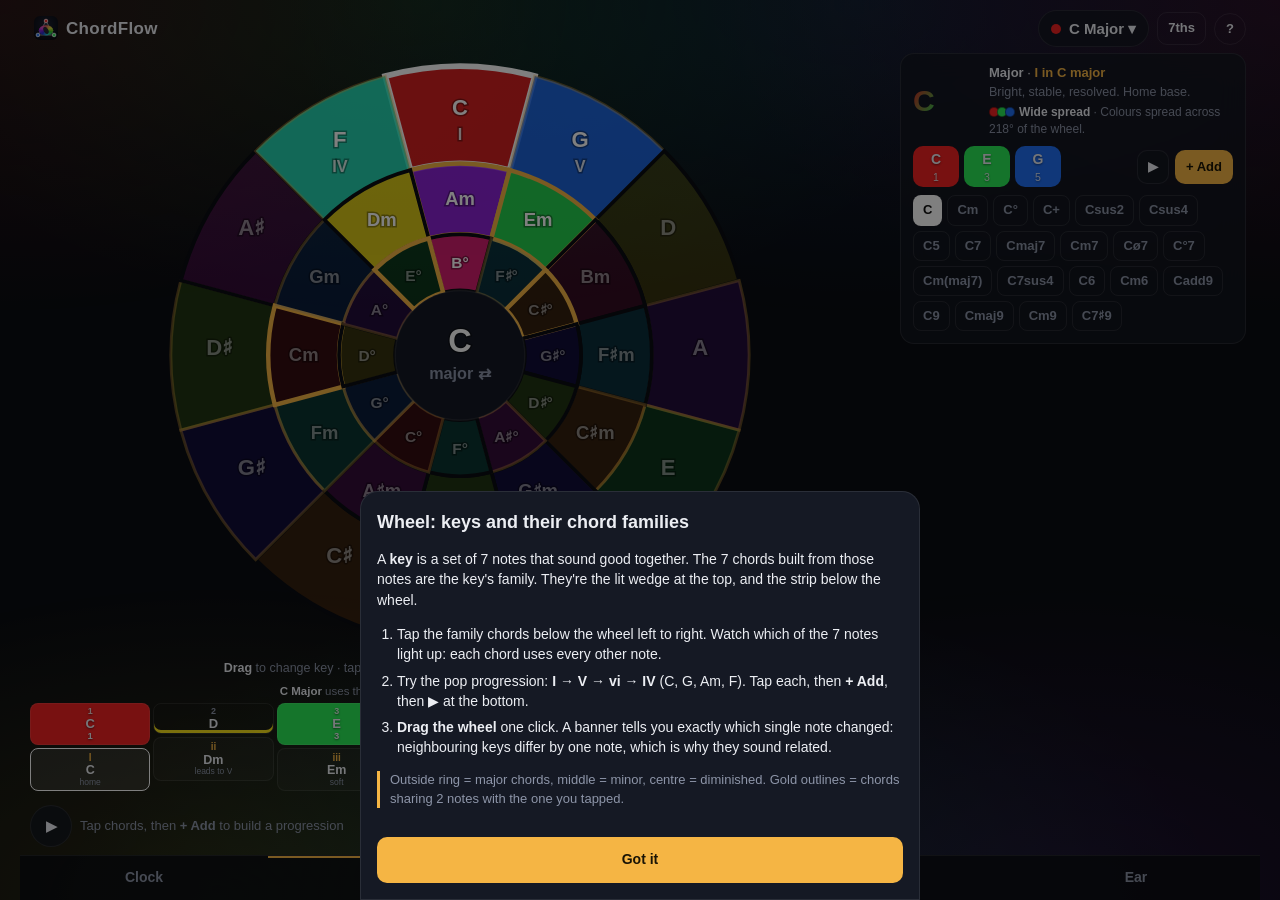
<file: index.html>
<!doctype html>
<html lang="en">
<head>
  <meta charset="utf-8">
  <meta name="viewport" content="width=device-width, initial-scale=1, maximum-scale=1, user-scalable=no, viewport-fit=cover">
  <meta name="theme-color" content="#0b0d12">
  <meta name="apple-mobile-web-app-capable" content="yes">
  <meta name="apple-mobile-web-app-status-bar-style" content="black-translucent">
  <meta name="apple-mobile-web-app-title" content="ChordFlow">
  <title>ChordFlow</title>
  <link rel="manifest" href="manifest.json">
  <link rel="icon" href="icons/icon.svg" type="image/svg+xml">
  <link rel="apple-touch-icon" href="icons/apple-touch-icon.png">
  <link rel="stylesheet" href="css/app.css">
</head>
<body>
  <div id="keyglow"></div>
  <div id="wash"></div>
  <div class="app">
    <header class="top">
      <div class="brand"><img src="icons/icon.svg" alt="" class="logo">ChordFlow</div>
      <button id="keyBtn" class="key-btn"></button>
      <button id="sevBtn" class="btn ghost small" title="Use 7th chords on the wheel">7ths</button>
      <button id="helpBtn" class="btn ghost small help-btn" title="What is this?">?</button>
    </header>
    <main></main>
    <aside id="inspector"></aside>
    <footer id="tray"></footer>
    <nav class="tabs"></nav>
  </div>
  <div id="sheet" class="sheet hidden"><div class="sheet-body"></div></div>
  <div id="help" class="sheet hidden"><div class="sheet-body help-body"></div></div>
  <script type="module" src="js/app.js"></script>
</body>
</html>
</file>
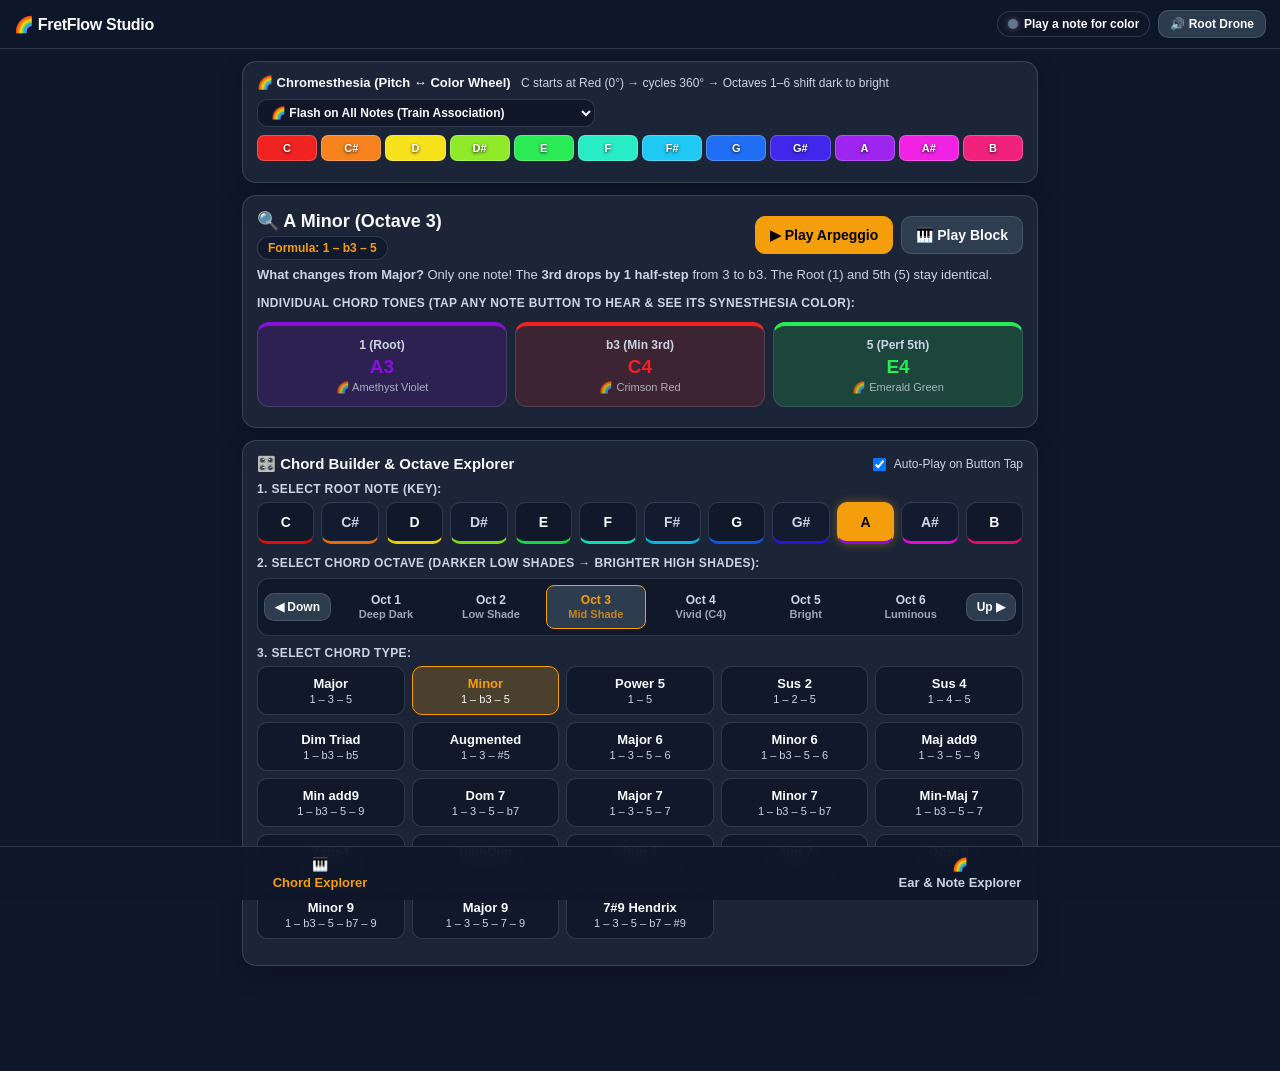
<file: legacy/index.html>
<!DOCTYPE html>
<html lang="en">
<head>
  <meta charset="UTF-8" />
  <meta name="viewport" content="width=device-width, initial-scale=1.0, maximum-scale=1.0, user-scalable=no, viewport-fit=cover" />
  <meta name="apple-mobile-web-app-capable" content="yes" />
  <meta name="apple-mobile-web-app-status-bar-style" content="black-translucent" />
  <meta name="apple-mobile-web-app-title" content="FretFlow" />
  <meta name="theme-color" content="#0f172a" />
  <link rel="manifest" href="./manifest.json" />
  <link rel="apple-touch-icon" href="data:image/svg+xml,%3Csvg xmlns='http://www.w3.org/2000/svg' viewBox='0 0 512 512'%3E%3Crect width='512' height='512' rx='112' fill='%230f172a'/%3E%3Ccircle cx='256' cy='256' r='170' fill='none' stroke='%23f59e0b' stroke-width='20'/%3E%3Ccircle cx='256' cy='256' r='34' fill='%23f59e0b'/%3E%3Ccircle cx='203' cy='190' r='26' fill='%2310b981'/%3E%3Ccircle cx='309' cy='320' r='26' fill='%23a855f7'/%3E%3C/svg%3E" />
  <title>FretFlow — Chord Anatomy & Synesthesia Ear Studio</title>
  <style>
    :root {
      --bg: #0f172a;
      --card: rgba(30, 41, 59, 0.84);
      --card-alt: rgba(51, 65, 85, 0.88);
      --border: rgba(148, 163, 184, 0.24);
      --text: #f8fafc;
      --muted: #cbd5e1;
      --root-color: #f59e0b;   /* Amber: Root (1) */
      --third-color: #10b981;  /* Emerald: 3rd / Sus (3 / b3 / 2 / 4) */
      --fifth-color: #a855f7;  /* Purple: 5th (5 / b5 / #5) */
      --seventh-color: #f43f5e;/* Rose: 6th / 7th (6 / bb7 / b7 / 7) */
      --ext-color: #a3e635;    /* Lime: Extensions (9 / b9 / #9) */
      --primary: #f59e0b;
    }
    * {
      box-sizing: border-box;
      -webkit-tap-highlight-color: transparent;
    }
    body {
      margin: 0;
      padding: 0;
      min-height: 100vh;
      font-family: -apple-system, BlinkMacSystemFont, "Segoe UI", Roboto, Helvetica, Arial, sans-serif;
      background-color: var(--bg);
      color: var(--text);
      padding-top: env(safe-area-inset-top, 10px);
      padding-bottom: calc(82px + env(safe-area-inset-bottom, 12px));
      user-select: none;
      -webkit-user-select: none;
      transition: background-color 0.14s ease-out;
      position: relative;
    }
    /* Full-Screen Synesthesia Color Wash Overlay */
    #synesthesiaWash {
      position: fixed;
      inset: 0;
      pointer-events: none;
      z-index: 0;
      opacity: 0;
      transition: opacity 0.14s ease-out, background 0.14s ease-out;
    }
    header {
      padding: 10px 14px;
      display: flex;
      align-items: center;
      justify-content: space-between;
      gap: 8px;
      flex-wrap: wrap;
      border-bottom: 1px solid var(--border);
      background: rgba(15, 23, 42, 0.88);
      position: sticky;
      top: 0;
      z-index: 20;
      backdrop-filter: blur(10px);
    }
    .app-title {
      font-size: 16px;
      font-weight: 700;
      letter-spacing: -0.02em;
      display: flex;
      align-items: center;
      gap: 7px;
    }
    .header-controls {
      display: flex;
      align-items: center;
      gap: 8px;
      flex-wrap: wrap;
    }
    .syn-live-pill {
      font-size: 12px;
      padding: 5px 10px;
      border-radius: 999px;
      background: rgba(15, 23, 42, 0.9);
      border: 1.5px solid var(--border);
      color: var(--text);
      font-weight: 700;
      display: inline-flex;
      align-items: center;
      gap: 6px;
      transition: all 0.15s ease;
    }
    .syn-dot {
      width: 10px;
      height: 10px;
      border-radius: 50%;
      background: #64748b;
      display: inline-block;
      box-shadow: 0 0 6px rgba(255,255,255,0.3);
    }
    .badge {
      font-size: 12px;
      padding: 4px 10px;
      border-radius: 999px;
      background: rgba(15, 23, 42, 0.75);
      border: 1px solid var(--border);
      color: var(--muted);
      font-weight: 600;
    }
    main {
      padding: 12px;
      max-width: 820px;
      margin: 0 auto;
      position: relative;
      z-index: 2;
    }
    .card {
      background: var(--card);
      border: 1px solid var(--border);
      border-radius: 14px;
      padding: 14px;
      margin-bottom: 12px;
      backdrop-filter: blur(10px);
      box-shadow: 0 8px 24px rgba(0, 0, 0, 0.22);
    }
    .card-title {
      font-size: 15px;
      font-weight: 600;
      margin: 0 0 6px 0;
    }
    .subtext {
      font-size: 13px;
      color: var(--muted);
      margin: 0 0 10px 0;
      line-height: 1.45;
    }
    .controls-row {
      display: grid;
      grid-template-columns: 1fr 1fr;
      gap: 10px;
      margin-bottom: 10px;
    }
    @media (max-width: 520px) {
      .controls-row {
        grid-template-columns: 1fr;
      }
    }
    label.field-label {
      display: block;
      font-size: 12px;
      color: var(--muted);
      margin-bottom: 6px;
      font-weight: 600;
      text-transform: uppercase;
      letter-spacing: 0.03em;
    }
    select, button {
      font-family: inherit;
      font-size: 14px;
    }
    select {
      width: 100%;
      padding: 9px 10px;
      border-radius: 10px;
      border: 1px solid var(--border);
      background: rgba(15, 23, 42, 0.9);
      color: var(--text);
      font-weight: 600;
    }
    .btn {
      padding: 10px 14px;
      border-radius: 10px;
      border: 1px solid var(--border);
      background: var(--card-alt);
      color: var(--text);
      font-weight: 600;
      cursor: pointer;
      display: inline-flex;
      align-items: center;
      justify-content: center;
      gap: 6px;
      transition: transform 0.08s ease, background 0.15s ease, border-color 0.15s ease;
    }
    .btn:active {
      transform: scale(0.96);
    }
    .btn:disabled {
      opacity: 0.4;
      pointer-events: none;
    }
    .btn-primary {
      background: var(--primary);
      color: #000;
      border-color: var(--primary);
      font-weight: 700;
    }
    .btn-active-green {
      background: var(--third-color);
      color: #000;
      border-color: var(--third-color);
    }
    .status-bar {
      margin-top: 10px;
      padding: 10px 12px;
      border-radius: 10px;
      background: rgba(15, 23, 42, 0.85);
      border: 1px solid var(--border);
      font-size: 13px;
      color: var(--muted);
      display: flex;
      align-items: center;
      justify-content: space-between;
      gap: 8px;
    }
    /* Chromatic Synesthesia Color Wheel Strip */
    .color-wheel-strip {
      display: grid;
      grid-template-columns: repeat(12, 1fr);
      gap: 4px;
      margin: 8px 0 10px;
    }
    .cw-cell {
      padding: 6px 2px;
      border-radius: 7px;
      text-align: center;
      font-size: 11px;
      font-weight: 800;
      color: #fff;
      text-shadow: 0 1px 3px rgba(0,0,0,0.85);
      cursor: pointer;
      border: 1.5px solid rgba(255,255,255,0.22);
      transition: transform 0.1s ease, box-shadow 0.15s ease;
    }
    .cw-cell:active {
      transform: scale(0.92);
    }
    .cw-cell.active-pulse {
      transform: scale(1.08);
      border-color: #fff;
      box-shadow: 0 0 12px rgba(255,255,255,0.8);
    }
    /* Root Key Button Grid (12 Notes) */
    .root-grid {
      display: grid;
      grid-template-columns: repeat(6, 1fr);
      gap: 7px;
      margin-bottom: 12px;
    }
    @media (min-width: 560px) {
      .root-grid {
        grid-template-columns: repeat(12, 1fr);
      }
    }
    .root-btn {
      padding: 11px 4px;
      border-radius: 10px;
      border: 1.5px solid var(--border);
      background: rgba(15, 23, 42, 0.88);
      color: var(--text);
      font-weight: 700;
      font-size: 14px;
      cursor: pointer;
      text-align: center;
      transition: all 0.12s ease;
    }
    .root-btn.sharp {
      background: rgba(19, 28, 49, 0.92);
      color: #cbd5e1;
    }
    .root-btn.active {
      background: var(--root-color);
      color: #000;
      border-color: var(--root-color);
      box-shadow: 0 0 10px rgba(245, 158, 11, 0.4);
    }
    /* Chord Type Button Grid */
    .chord-type-grid {
      display: grid;
      grid-template-columns: repeat(3, 1fr);
      gap: 7px;
      margin-bottom: 12px;
    }
    @media (min-width: 560px) {
      .chord-type-grid {
        grid-template-columns: repeat(5, 1fr);
      }
    }
    .chord-type-btn {
      padding: 9px 6px;
      border-radius: 10px;
      border: 1.5px solid var(--border);
      background: rgba(15, 23, 42, 0.88);
      color: var(--text);
      font-weight: 700;
      font-size: 13px;
      cursor: pointer;
      display: flex;
      flex-direction: column;
      align-items: center;
      gap: 2px;
      transition: all 0.12s ease;
    }
    .chord-type-btn span {
      font-size: 11px;
      color: var(--muted);
      font-weight: 500;
    }
    .chord-type-btn.active {
      border-color: var(--root-color);
      background: rgba(245, 158, 11, 0.22);
      color: var(--root-color);
    }
    .chord-type-btn.active span {
      color: var(--text);
    }
    /* Chord Anatomy Box */
    .anatomy-grid {
      display: grid;
      grid-template-columns: repeat(3, 1fr);
      gap: 8px;
      margin: 12px 0 6px;
    }
    .anatomy-pill {
      background: rgba(15, 23, 42, 0.88);
      border: 1px solid var(--border);
      border-radius: 12px;
      padding: 12px 6px;
      text-align: center;
      cursor: pointer;
      transition: transform 0.08s ease, background 0.15s ease;
    }
    .anatomy-pill:active {
      transform: scale(0.95);
      background: rgba(255, 255, 255, 0.08);
    }
    .anatomy-role {
      font-size: 12px;
      color: var(--muted);
      margin-bottom: 4px;
      font-weight: 600;
    }
    .anatomy-note {
      font-size: 19px;
      font-weight: 800;
    }
    .anatomy-tap-hint {
      font-size: 11px;
      color: var(--muted);
      margin-top: 3px;
      opacity: 0.8;
    }
    /* Octave Selector Bars */
    .octave-tabs {
      display: flex;
      align-items: center;
      gap: 5px;
      margin: 8px 0 10px;
      background: rgba(15, 23, 42, 0.88);
      padding: 6px;
      border-radius: 12px;
      border: 1px solid var(--border);
      flex-wrap: wrap;
    }
    .oct-tab {
      flex: 1;
      min-width: 44px;
      padding: 7px 3px;
      border-radius: 8px;
      border: 1px solid transparent;
      background: transparent;
      color: var(--muted);
      font-size: 12px;
      font-weight: 700;
      cursor: pointer;
      text-align: center;
    }
    .oct-tab.active {
      background: var(--card-alt);
      color: var(--root-color);
      border-color: var(--root-color);
    }
    /* Note Guess & Free-Play Grids */
    .guess-grid {
      display: grid;
      grid-template-columns: repeat(4, 1fr);
      gap: 8px;
      margin: 8px 0;
    }
    .guess-btn {
      padding: 11px 6px;
      border-radius: 10px;
      border: 1.5px solid var(--border);
      background: rgba(15, 23, 42, 0.9);
      color: var(--text);
      font-weight: 700;
      font-size: 15px;
      cursor: pointer;
      display: flex;
      flex-direction: column;
      align-items: center;
      gap: 3px;
      position: relative;
      overflow: hidden;
      transition: transform 0.08s ease, box-shadow 0.15s ease, border-color 0.15s ease;
    }
    .guess-btn span {
      font-size: 11px;
      color: var(--muted);
      font-weight: 500;
    }
    .guess-btn .note-color-chip {
      font-size: 10px;
      padding: 2px 7px;
      border-radius: 999px;
      font-weight: 700;
      color: #fff;
      text-shadow: 0 1px 2px rgba(0,0,0,0.8);
      margin-top: 2px;
    }
    .guess-btn:active {
      transform: scale(0.95);
    }
    /* Bottom Nav (2 Tabs) */
    nav.bottom-nav {
      position: fixed;
      bottom: 0;
      left: 0;
      right: 0;
      background: rgba(15, 23, 42, 0.94);
      border-top: 1px solid var(--border);
      display: grid;
      grid-template-columns: repeat(2, 1fr);
      padding-bottom: env(safe-area-inset-bottom, 8px);
      z-index: 30;
      backdrop-filter: blur(10px);
    }
    .nav-btn {
      background: none;
      border: none;
      color: var(--muted);
      padding: 10px 4px;
      font-size: 13px;
      font-weight: 700;
      display: flex;
      flex-direction: column;
      align-items: center;
      gap: 3px;
      cursor: pointer;
    }
    .nav-btn.active {
      color: var(--root-color);
    }
    .hidden {
      display: none !important;
    }
  </style>
</head>
<body>

  <!-- Full-Screen Synesthesia Color Wash Overlay -->
  <div id="synesthesiaWash"></div>

  <header>
    <div class="app-title">
      <span>🌈 FretFlow Studio</span>
    </div>
    <div class="header-controls">
      <div id="synLiveBadge" class="syn-live-pill" title="Active Note Synesthesia Color">
        <span id="synLiveDot" class="syn-dot"></span>
        <span id="synLiveText">Play a note for color</span>
      </div>
      <button id="droneBtn" class="btn" onclick="toggleDrone()" style="padding: 6px 11px; font-size: 12px;">
        🔊 Root Drone
      </button>
    </div>
  </header>

  <main>
    <!-- SYNESTHESIA COLOR WHEEL BAR (VISIBLE ACROSS BOTH TABS OR TOGGLEABLE) -->
    <div class="card" style="padding: 11px 14px;">
      <div style="display:flex; justify-content:space-between; align-items:center; flex-wrap:wrap; gap:8px;">
        <div>
          <span style="font-size:13px; font-weight:700;">🌈 Chromesthesia (Pitch ↔ Color Wheel)</span>
          <span style="font-size:12px; color:var(--muted); margin-left:6px;">C starts at Red (0°) → cycles 360° → Octaves 1–6 shift dark to bright</span>
        </div>
        <select id="synesthesiaModeSelect" onchange="onSynModeChange()" style="width:auto; padding:5px 9px; font-size:12px;">
          <option value="all" selected>🌈 Flash on All Notes (Train Association)</option>
          <option value="reveal">🎯 Blind Mystery Note (Flash on Guess & Free-Play)</option>
          <option value="hold">🔒 Hold Last Note Color on Screen</option>
          <option value="off">⬛ Color Flash Off</option>
        </select>
      </div>
      <!-- 12-Note Color Wheel Reference Strip (Tap any swatch to hear it in Octave 4) -->
      <div id="colorWheelStrip" class="color-wheel-strip"></div>
    </div>

    <!-- TAB 1: CHORD ANATOMY & SINGLE-CHORD EXPLORER -->
    <section id="viewChords">
      <!-- CHORD ANATOMY CARD (TOP & CENTER) -->
      <div class="card">
        <div style="display:flex; justify-content:space-between; align-items:center; flex-wrap:wrap; gap:8px; margin-bottom:6px;">
          <div>
            <h3 id="anatomyTitle" class="card-title" style="margin:0; font-size:18px;">🔍 A Minor (Octave 3)</h3>
            <span id="anatomyFormulaBadge" class="badge" style="color:var(--root-color); display:inline-block; margin-top:4px;">Formula: 1 – b3 – 5</span>
          </div>
          <div style="display:flex; gap:8px;">
            <button class="btn btn-primary" onclick="strumExplorerChord(90)">
              ▶ Play Arpeggio
            </button>
            <button class="btn" onclick="strumExplorerChord(0)">
              🎹 Play Block
            </button>
          </div>
        </div>

        <p id="anatomyDiffText" class="subtext" style="margin-top:6px; margin-bottom:10px;"></p>

        <label class="field-label">Individual Chord Tones (Tap Any Note Button to Hear & See Its Synesthesia Color):</label>
        <div id="anatomyPills" class="anatomy-grid"></div>
      </div>

      <!-- SINGLE CHORD EXPLORER (ALL BUTTONS: KEY, OCTAVE, CHORD TYPE) -->
      <div class="card">
        <div style="display:flex; justify-content:space-between; align-items:center; flex-wrap:wrap; gap:8px; margin-bottom:8px;">
          <h3 class="card-title" style="margin:0;">🎛️ Chord Builder & Octave Explorer</h3>
          <label style="font-size:12px; color:var(--muted); display:flex; align-items:center; gap:5px; cursor:pointer;">
            <input type="checkbox" id="autoPlayChordToggle" checked />
            Auto-Play on Button Tap
          </label>
        </div>

        <!-- 1. Root Key Buttons (12 Notes) -->
        <label class="field-label">1. Select Root Note (Key):</label>
        <div id="explorerRootGrid" class="root-grid"></div>

        <!-- 2. Chord Octave Switcher -->
        <label class="field-label">2. Select Chord Octave (Darker Low Shades → Brighter High Shades):</label>
        <div class="octave-tabs">
          <button class="btn" style="padding:6px 10px; font-size:12px;" onclick="shiftChordOctave(-1)">◀ Down</button>
          <button id="chordOctBtn1" class="oct-tab" onclick="setChordOctave(1)">Oct 1<br/><span style="font-size:11px; opacity:0.75;">Deep Dark</span></button>
          <button id="chordOctBtn2" class="oct-tab" onclick="setChordOctave(2)">Oct 2<br/><span style="font-size:11px; opacity:0.75;">Low Shade</span></button>
          <button id="chordOctBtn3" class="oct-tab active" onclick="setChordOctave(3)">Oct 3<br/><span style="font-size:11px; opacity:0.75;">Mid Shade</span></button>
          <button id="chordOctBtn4" class="oct-tab" onclick="setChordOctave(4)">Oct 4<br/><span style="font-size:11px; opacity:0.75;">Vivid (C4)</span></button>
          <button id="chordOctBtn5" class="oct-tab" onclick="setChordOctave(5)">Oct 5<br/><span style="font-size:11px; opacity:0.75;">Bright</span></button>
          <button id="chordOctBtn6" class="oct-tab" onclick="setChordOctave(6)">Oct 6<br/><span style="font-size:11px; opacity:0.75;">Luminous</span></button>
          <button class="btn" style="padding:6px 10px; font-size:12px;" onclick="shiftChordOctave(1)">Up ▶</button>
        </div>

        <!-- 3. Chord Type Buttons (23 Varieties) -->
        <label class="field-label">3. Select Chord Type:</label>
        <div id="explorerTypeGrid" class="chord-type-grid"></div>
      </div>
    </section>

    <!-- TAB 2: MULTI-OCTAVE EAR TRAINER & FREE-PLAY NOTE EXPLORER -->
    <section id="viewEar" class="hidden">
      <!-- PANEL 1: MULTI-OCTAVE EAR TRAINER (LISTEN -> GUESS) -->
      <div class="card">
        <div style="display:flex; justify-content:space-between; align-items:center; margin-bottom:6px;">
          <h3 class="card-title" style="margin:0;">1. Multi-Octave Ear Trainer (Listen → Identify)</h3>
          <span id="earScoreBadge" class="badge">Streak: 0 | 0/0</span>
        </div>
        <p class="subtext">
          Hear a mystery note, feel its pitch & synesthesia color association, compare it to your <strong>C4 Anchor (Red)</strong>, and pick the exact note & octave.
        </p>

        <div class="controls-row">
          <div>
            <label class="field-label">Mystery Note Octave Range</label>
            <select id="earOctaveRange" onchange="onEarRangeChange()">
              <optgroup label="Single Octave Focus (Oct 1 – Oct 6)">
                <option value="oct1">Deep Bass Only: Octave 1 (C1–B1)</option>
                <option value="oct2">Low Only: Octave 2 (C2–B2)</option>
                <option value="oct3">Mid-Low Only: Octave 3 (C3–B3)</option>
                <option value="oct4">Anchor Only: Octave 4 (C4–B4)</option>
                <option value="oct5">High Only: Octave 5 (C5–B5)</option>
                <option value="oct6">Very High Only: Octave 6 (C6–B6)</option>
              </optgroup>
              <optgroup label="2-Octave Focus (Low / Mid / High)">
                <option value="low12">Lowest 2 Octaves: Oct 1 & 2 (C1–B2)</option>
                <option value="low2">Low-Mid 2 Octaves: Oct 2 & 3 (C2–B3)</option>
                <option value="mid2">Middle 2 Octaves: Oct 3 & 4 (C3–B4)</option>
                <option value="high2">High-Mid 2 Octaves: Oct 4 & 5 (C4–B5)</option>
                <option value="high56">Highest 2 Octaves: Oct 5 & 6 (C5–B6)</option>
              </optgroup>
              <optgroup label="Wide / Full Range">
                <option value="low3">Lower 3 Octaves: Oct 1–3 (C1–B3)</option>
                <option value="full4" selected>Core 4 Octaves: Oct 2–5 (C2–B5)</option>
                <option value="high3">Upper 3 Octaves: Oct 4–6 (C4–B6)</option>
                <option value="full6">All 6 Octaves: Oct 1–6 (C1–B6)</option>
              </optgroup>
            </select>
          </div>
          <div>
            <label class="field-label">Note Pool</label>
            <select id="earNotePool" onchange="renderGuessButtons()">
              <option value="diatonic" selected>C Major (7 White Keys)</option>
              <option value="pentatonic">C Major Pentatonic (5 Notes)</option>
              <option value="chromatic">All 12 Chromatic Notes</option>
            </select>
          </div>
        </div>

        <!-- Grouped Left: C4 Anchor + Play | Separated Right: New Note + Fold to C4 -->
        <div style="display:flex; align-items:center; justify-content:space-between; gap:8px; flex-wrap:wrap; margin-bottom:10px;">
          <div style="display:flex; gap:8px; flex-wrap:wrap;">
            <button class="btn" onclick="playMidiNote(60, 1.0, 0.28, 'anchor')">🎵 C4 Anchor (Red)</button>
            <button id="replayEarBtn" class="btn btn-primary" onclick="replayMystery()">▶ Play</button>
          </div>
          <div style="display:flex; gap:8px; flex-wrap:wrap;">
            <button class="btn" onclick="newEarQuestion()">🔄 New Note</button>
            <button id="foldEarBtn" class="btn" onclick="playFoldedC4()" disabled title="Hear mystery note folded into the C4 octave">🎯 Fold to C4</button>
          </div>
        </div>

        <!-- Octave Up / Down Selector Bar (Oct 1 to Oct 6) -->
        <div class="octave-tabs">
          <button class="btn" style="padding:6px 8px; font-size:12px;" onclick="shiftGuessOctave(-1)">◀</button>
          <button id="octBtn1" class="oct-tab" onclick="setGuessOctave(1)">Oct 1<br/><span style="font-size:11px; opacity:0.75;">Deep Dark</span></button>
          <button id="octBtn2" class="oct-tab" onclick="setGuessOctave(2)">Oct 2<br/><span style="font-size:11px; opacity:0.75;">Low Shade</span></button>
          <button id="octBtn3" class="oct-tab" onclick="setGuessOctave(3)">Oct 3<br/><span style="font-size:11px; opacity:0.75;">Mid Shade</span></button>
          <button id="octBtn4" class="oct-tab active" onclick="setGuessOctave(4)">Oct 4<br/><span style="font-size:11px; opacity:0.75;">Vivid (C4)</span></button>
          <button id="octBtn5" class="oct-tab" onclick="setGuessOctave(5)">Oct 5<br/><span style="font-size:11px; opacity:0.75;">Bright</span></button>
          <button id="octBtn6" class="oct-tab" onclick="setGuessOctave(6)">Oct 6<br/><span style="font-size:11px; opacity:0.75;">Luminous</span></button>
          <button class="btn" style="padding:6px 8px; font-size:12px;" onclick="shiftGuessOctave(1)">▶</button>
        </div>

        <div id="guessGrid" class="guess-grid"></div>

        <div id="earFeedback" class="status-bar" style="min-height: 48px;">
          Tap "Play" to hear the mystery note, then pick the octave & note above.
        </div>
      </div>

      <!-- PANEL 2: REVERSE EAR TRAINER / FREE-PLAY NOTE EXPLORER (IMAGINE -> VERIFY) -->
      <div class="card">
        <div style="display:flex; justify-content:space-between; align-items:center; flex-wrap:wrap; gap:8px; margin-bottom:4px;">
          <h3 class="card-title" style="margin:0;">2. Free-Play Note & Color Explorer (Imagine → Verify Pitch)</h3>
          <span class="badge" style="color:var(--third-color);">Score-Free Sandbox</span>
        </div>
        <p class="subtext">
          Practice the reverse skill: <strong>visualize the note's color & hear its pitch in your head first</strong>, then tap its button below to immerse the screen in that note's color and verify your internal pitch!
        </p>

        <!-- Free-Play Octave Switcher Bar (Oct 1 to Oct 6) -->
        <div class="octave-tabs">
          <button class="btn" style="padding:6px 8px; font-size:12px;" onclick="shiftFreeOctave(-1)">◀</button>
          <button id="freeOctBtn1" class="oct-tab" onclick="setFreeOctave(1)">Oct 1<br/><span style="font-size:11px; opacity:0.75;">Deep Dark</span></button>
          <button id="freeOctBtn2" class="oct-tab" onclick="setFreeOctave(2)">Oct 2<br/><span style="font-size:11px; opacity:0.75;">Low Shade</span></button>
          <button id="freeOctBtn3" class="oct-tab" onclick="setFreeOctave(3)">Oct 3<br/><span style="font-size:11px; opacity:0.75;">Mid Shade</span></button>
          <button id="freeOctBtn4" class="oct-tab active" onclick="setFreeOctave(4)">Oct 4<br/><span style="font-size:11px; opacity:0.75;">Vivid (C4)</span></button>
          <button id="freeOctBtn5" class="oct-tab" onclick="setFreeOctave(5)">Oct 5<br/><span style="font-size:11px; opacity:0.75;">Bright</span></button>
          <button id="freeOctBtn6" class="oct-tab" onclick="setFreeOctave(6)">Oct 6<br/><span style="font-size:11px; opacity:0.75;">Luminous</span></button>
          <button class="btn" style="padding:6px 8px; font-size:12px;" onclick="shiftFreeOctave(1)">▶</button>
        </div>

        <div id="freePlayGrid" class="guess-grid"></div>

        <div id="freePlayStatus" class="status-bar">
          Imagine a note & its color in your head, then tap any button above to verify it!
        </div>
      </div>
    </section>
  </main>

  <nav class="bottom-nav">
    <button id="navChords" class="nav-btn active" onclick="switchView('chords')">
      <span>🎹</span>
      <span>Chord Explorer</span>
    </button>
    <button id="navEar" class="nav-btn" onclick="switchView('ear')">
      <span>🌈</span>
      <span>Ear & Note Explorer</span>
    </button>
  </nav>

  <script>
    const NOTES = ['C', 'C#', 'D', 'D#', 'E', 'F', 'F#', 'G', 'G#', 'A', 'A#', 'B'];
    const DEGREES = ['1', 'b2', '2', 'b3', '3', '4', 'b5', '5', 'b6', '6', 'b7', '7'];

    // 12-Note Synesthesia Color Wheel (C = 0° Red, stepping around the 360° color wheel back to C)
    const NOTE_COLOR_WHEEL = [
      { pc: 0,  note: 'C',  hue: 0,   sat: 88, name: 'Crimson Red' },
      { pc: 1,  note: 'C#', hue: 28,  sat: 92, name: 'Sunset Orange' },
      { pc: 2,  note: 'D',  hue: 54,  sat: 94, name: 'Golden Yellow' },
      { pc: 3,  note: 'D#', hue: 88,  sat: 82, name: 'Chartreuse Lime' },
      { pc: 4,  note: 'E',  hue: 134, sat: 82, name: 'Emerald Green' },
      { pc: 5,  note: 'F',  hue: 168, sat: 84, name: 'Spring Mint' },
      { pc: 6,  note: 'F#', hue: 192, sat: 90, name: 'Cyan Aqua' },
      { pc: 7,  note: 'G',  hue: 218, sat: 90, name: 'Ocean Blue' },
      { pc: 8,  note: 'G#', hue: 248, sat: 84, name: 'Royal Indigo' },
      { pc: 9,  note: 'A',  hue: 276, sat: 86, name: 'Amethyst Violet' },
      { pc: 10, note: 'A#', hue: 304, sat: 88, name: 'Electric Magenta' },
      { pc: 11, note: 'B',  hue: 334, sat: 88, name: 'Rose Pink' }
    ];

    // Octave Lightness Mapping (Octave 1 = Deepest Dark Shade -> Octave 6 = Brightest Luminous Shade)
    const OCTAVE_SHADE_INFO = {
      1: { bgLight: 18, chipLight: 30, label: 'Deep Sub Shade' },
      2: { bgLight: 26, chipLight: 38, label: 'Dark Low Shade' },
      3: { bgLight: 35, chipLight: 46, label: 'Rich Mid-Low' },
      4: { bgLight: 45, chipLight: 54, label: 'Pure Vivid' },
      5: { bgLight: 56, chipLight: 64, label: 'Bright High' },
      6: { bgLight: 67, chipLight: 74, label: 'Luminous Top' }
    };

    function getSynesthesiaColors(midi) {
      const pc = ((midi % 12) + 12) % 12;
      const oct = Math.max(1, Math.min(6, Math.floor(midi / 12) - 1));
      const base = NOTE_COLOR_WHEEL[pc];
      const shade = OCTAVE_SHADE_INFO[oct] || OCTAVE_SHADE_INFO[4];

      return {
        pc,
        oct,
        noteName: `${NOTES[pc]}${oct}`,
        colorName: base.name,
        shadeLabel: shade.label,
        hue: base.hue,
        sat: base.sat,
        bgLight: shade.bgLight,
        chipLight: shade.chipLight,
        chipCss: `hsl(${base.hue}, ${base.sat}%, ${shade.chipLight}%)`,
        borderCss: `hsla(${base.hue}, ${base.sat}%, ${Math.min(82, shade.chipLight + 12)}%, 0.75)`,
        tintCss: `hsla(${base.hue}, ${base.sat}%, ${shade.chipLight}%, 0.16)`,
        washGradient: `radial-gradient(circle at 50% 35%, hsla(${base.hue}, ${base.sat}%, ${shade.bgLight + 10}%, 0.92) 0%, hsla(${base.hue}, ${base.sat}%, ${Math.max(10, shade.bgLight - 8)}%, 0.88) 65%, rgba(15, 23, 42, 0.95) 100%)`,
        solidBg: `hsl(${base.hue}, ${Math.round(base.sat * 0.75)}%, ${Math.max(12, shade.bgLight - 6)}%)`
      };
    }

    let synFadeTimer = null;

    function triggerSynesthesiaFlash(midi, durationSec = 1.0, source = 'general') {
      const mode = document.getElementById('synesthesiaModeSelect').value;
      const info = getSynesthesiaColors(midi);

      // Update live header pill & highlight cell in the 12-note wheel strip
      const liveDot = document.getElementById('synLiveDot');
      const liveText = document.getElementById('synLiveText');
      const liveBadge = document.getElementById('synLiveBadge');

      if (mode === 'off') {
        return;
      }

      // If user chose "Blind Mystery Note (Flash on Guess & Free-Play)", don't reveal color on mystery play
      if (mode === 'reveal' && source === 'mystery') {
        liveDot.style.background = '#64748b';
        liveBadge.style.borderColor = 'var(--border)';
        liveText.textContent = 'Mystery Note (Color Hidden Until Guess)';
        return;
      }

      liveDot.style.background = info.chipCss;
      liveDot.style.boxShadow = `0 0 10px ${info.chipCss}`;
      liveBadge.style.borderColor = info.chipCss;
      liveText.textContent = `${info.noteName} • ${info.colorName} (${info.shadeLabel})`;

      // Highlight matching swatch in top strip
      document.querySelectorAll('.cw-cell').forEach((el, idx) => {
        el.classList.toggle('active-pulse', idx === info.pc);
      });

      const wash = document.getElementById('synesthesiaWash');
      wash.style.background = info.washGradient;
      wash.style.opacity = '1';
      document.body.style.backgroundColor = info.solidBg;

      if (synFadeTimer) clearTimeout(synFadeTimer);

      if (mode !== 'hold') {
        const fadeMs = Math.max(650, Math.round(durationSec * 950));
        synFadeTimer = setTimeout(() => {
          wash.style.opacity = '0';
          document.body.style.backgroundColor = 'var(--bg)';
          document.querySelectorAll('.cw-cell').forEach(el => el.classList.remove('active-pulse'));
        }, fadeMs);
      }
    }

    function onSynModeChange() {
      const mode = document.getElementById('synesthesiaModeSelect').value;
      if (mode === 'off') {
        const wash = document.getElementById('synesthesiaWash');
        wash.style.opacity = '0';
        document.body.style.backgroundColor = 'var(--bg)';
      }
    }

    function renderColorWheelStrip() {
      const strip = document.getElementById('colorWheelStrip');
      strip.innerHTML = NOTE_COLOR_WHEEL.map(item => {
        const midiC4 = 60 + item.pc; // Octave 4 reference
        const col = getSynesthesiaColors(midiC4);
        return `
          <div class="cw-cell"
               style="background: ${col.chipCss};"
               title="${item.note} — ${item.name} (Tap to hear ${item.note}4)"
               onclick="playMidiNote(${midiC4}, 0.95, 0.28, 'strip')">
            ${item.note}
          </div>
        `;
      }).join('');
    }

    const INTERVAL_HINTS = {
      0: 'Root / Octave (Unison with C)',
      1: 'Minor 2nd (Jaws theme)',
      2: 'Major 2nd (Happy Birthday)',
      3: 'Minor 3rd (Smoke on the Water)',
      4: 'Major 3rd (When the Saints)',
      5: 'Perfect 4th (Here Comes the Bride)',
      6: 'Tritone (The Simpsons)',
      7: 'Perfect 5th (Star Wars)',
      8: 'Minor 6th (The Entertainer)',
      9: 'Major 6th (NBC Chimes / My Bonnie)',
      10: 'Minor 7th (Star Trek Theme)',
      11: 'Major 7th (1 fret below C)'
    };

    const CHORD_TYPES = {
      maj: {
        label: 'Major',
        short: 'Maj',
        formula: '1 – 3 – 5',
        roles: { root: 0, third: 4, fifth: 7, seventh: null, ext: null },
        roleNames: { root: '1 (Root)', third: '3 (Maj 3rd)', fifth: '5 (Perf 5th)' },
        diff: '<strong>Baseline Major Triad (1 – 3 – 5):</strong> Built from the Root (1), Major 3rd (4 semitones up), and Perfect 5th (7 semitones up). Bright, stable, and resolved.'
      },
      min: {
        label: 'Minor',
        short: 'm',
        formula: '1 – b3 – 5',
        roles: { root: 0, third: 3, fifth: 7, seventh: null, ext: null },
        roleNames: { root: '1 (Root)', third: 'b3 (Min 3rd)', fifth: '5 (Perf 5th)' },
        diff: '<strong>What changes from Major?</strong> Only one note! The <strong>3rd drops by 1 half-step</strong> from <code>3</code> to <code>b3</code>. The Root (1) and 5th (5) stay identical.'
      },
      five: {
        label: 'Power 5',
        short: '5',
        formula: '1 – 5',
        roles: { root: 0, third: null, fifth: 7, seventh: null, ext: null },
        roleNames: { root: '1 (Root)', fifth: '5 (Perf 5th)' },
        diff: '<strong>What changes from Major/Minor?</strong> It <strong>removes the 3rd completely</strong>! Without a 3rd, a Power Chord is neither major nor minor—open, punchy, and ambiguity-free.'
      },
      sus2: {
        label: 'Sus 2',
        short: 'sus2',
        formula: '1 – 2 – 5',
        roles: { root: 0, third: 2, fifth: 7, seventh: null, ext: null },
        roleNames: { root: '1 (Root)', third: '2 (Maj 2nd)', fifth: '5 (Perf 5th)' },
        diff: '<strong>What changes from Major?</strong> The 3rd is replaced by the <strong>Major 2nd (2)</strong>—2 semitones above the Root. Creates an airy, floating sound.'
      },
      sus4: {
        label: 'Sus 4',
        short: 'sus4',
        formula: '1 – 4 – 5',
        roles: { root: 0, third: 5, fifth: 7, seventh: null, ext: null },
        roleNames: { root: '1 (Root)', third: '4 (Perf 4th)', fifth: '5 (Perf 5th)' },
        diff: '<strong>What changes from Major?</strong> The Major 3rd is raised 1 half-step to the <strong>Perfect 4th (4)</strong>, creating bright tension that wants to resolve back down to the 3rd.'
      },
      dim: {
        label: 'Dim Triad',
        short: 'dim',
        formula: '1 – b3 – b5',
        roles: { root: 0, third: 3, fifth: 6, seventh: null, ext: null },
        roleNames: { root: '1 (Root)', third: 'b3 (Min 3rd)', fifth: 'b5 (Flat 5th)' },
        diff: '<strong>What changes from Minor?</strong> Takes a Minor triad (<code>1 – b3 – 5</code>) and <strong>lowers the 5th by 1 half-step (b5 / Tritone)</strong>. Stacks two minor 3rds for dark suspense.'
      },
      aug: {
        label: 'Augmented',
        short: 'aug',
        formula: '1 – 3 – #5',
        roles: { root: 0, third: 4, fifth: 8, seventh: null, ext: null },
        roleNames: { root: '1 (Root)', third: '3 (Maj 3rd)', fifth: '#5 (Sharp 5th)' },
        diff: '<strong>What changes from Major?</strong> Takes a Major triad (<code>1 – 3 – 5</code>) and <strong>raises the 5th by 1 half-step (#5)</strong>. Stacks two Major 3rds for a dreamy, floating pull.'
      },
      maj6: {
        label: 'Major 6',
        short: '6',
        formula: '1 – 3 – 5 – 6',
        roles: { root: 0, third: 4, fifth: 7, seventh: 9, ext: null },
        roleNames: { root: '1 (Root)', third: '3 (Maj 3rd)', fifth: '5 (Perf 5th)', seventh: '6 (Maj 6th)' },
        diff: '<strong>What changes from Major?</strong> Adds the <strong>Major 6th (6)</strong>—2 semitones above the 5th. Warm, nostalgic swing/Motown/Beatles color.'
      },
      min6: {
        label: 'Minor 6',
        short: 'm6',
        formula: '1 – b3 – 5 – 6',
        roles: { root: 0, third: 3, fifth: 7, seventh: 9, ext: null },
        roleNames: { root: '1 (Root)', third: 'b3 (Min 3rd)', fifth: '5 (Perf 5th)', seventh: '6 (Maj 6th)' },
        diff: '<strong>What changes from Minor?</strong> Combines a Minor triad (<code>1 – b3 – 5</code>) with a <strong>natural Major 6th (6)</strong>. Creates a cinematic film-noir / Dorian / gypsy-jazz color.'
      },
      add9: {
        label: 'Maj add9',
        short: 'add9',
        formula: '1 – 3 – 5 – 9',
        roles: { root: 0, third: 4, fifth: 7, seventh: null, ext: 14 },
        roleNames: { root: '1 (Root)', third: '3 (Maj 3rd)', fifth: '5 (Perf 5th)', ext: '9 (2nd Oct+)' },
        diff: '<strong>What makes it "add9" vs. a "9th" chord?</strong> It keeps the pure Major triad (<code>1 – 3 – 5</code>) and adds the <strong>9th (the 2nd degree an octave up)</strong>, <em>without</em> any 7th!'
      },
      madd9: {
        label: 'Min add9',
        short: 'm(add9)',
        formula: '1 – b3 – 5 – 9',
        roles: { root: 0, third: 3, fifth: 7, seventh: null, ext: 14 },
        roleNames: { root: '1 (Root)', third: 'b3 (Min 3rd)', fifth: '5 (Perf 5th)', ext: '9 (2nd Oct+)' },
        diff: '<strong>What changes from Minor?</strong> Adds the shimmering <strong>9th (2nd degree an octave up)</strong> directly to a Minor triad (<code>1 – b3 – 5</code>) with no 7th.'
      },
      dom7: {
        label: 'Dom 7',
        short: '7',
        formula: '1 – 3 – 5 – b7',
        roles: { root: 0, third: 4, fifth: 7, seventh: 10, ext: null },
        roleNames: { root: '1 (Root)', third: '3 (Maj 3rd)', fifth: '5 (Perf 5th)', seventh: 'b7 (Flat 7th)' },
        diff: '<strong>What changes from Major?</strong> Starts with a Major triad (<code>1 – 3 – 5</code>) and adds a <strong>flat 7th (b7)</strong>—2 semitones below the Root octave. The essential blues/rock/funk driver.'
      },
      maj7: {
        label: 'Major 7',
        short: 'maj7',
        formula: '1 – 3 – 5 – 7',
        roles: { root: 0, third: 4, fifth: 7, seventh: 11, ext: null },
        roleNames: { root: '1 (Root)', third: '3 (Maj 3rd)', fifth: '5 (Perf 5th)', seventh: '7 (Maj 7th)' },
        diff: '<strong>What changes from Dominant 7?</strong> Uses the <strong>natural Major 7th (7)</strong>—just 1 half-step below the Root octave (instead of 2). Lush, dreamy, and reflective.'
      },
      min7: {
        label: 'Minor 7',
        short: 'm7',
        formula: '1 – b3 – 5 – b7',
        roles: { root: 0, third: 3, fifth: 7, seventh: 10, ext: null },
        roleNames: { root: '1 (Root)', third: 'b3 (Min 3rd)', fifth: '5 (Perf 5th)', seventh: 'b7 (Flat 7th)' },
        diff: '<strong>What changes from Major 7 (1–3–5–7)?</strong> Both the <strong>3rd AND the 7th drop by 1 half-step</strong> (<code>b3</code> and <code>b7</code>), softening the minor triad into a smooth groove chord.'
      },
      mmaj7: {
        label: 'Min-Maj 7',
        short: 'm(maj7)',
        formula: '1 – b3 – 5 – 7',
        roles: { root: 0, third: 3, fifth: 7, seventh: 11, ext: null },
        roleNames: { root: '1 (Root)', third: 'b3 (Min 3rd)', fifth: '5 (Perf 5th)', seventh: '7 (Maj 7th)' },
        diff: '<strong>The "James Bond" Spy Chord:</strong> Pairs a dark <strong>Minor 3rd (b3)</strong> on the bottom with a sharp, leading <strong>natural Major 7th (7)</strong> on top!'
      },
      dom7sus4: {
        label: '7sus4',
        short: '7sus4',
        formula: '1 – 4 – 5 – b7',
        roles: { root: 0, third: 5, fifth: 7, seventh: 10, ext: null },
        roleNames: { root: '1 (Root)', third: '4 (Perf 4th)', fifth: '5 (Perf 5th)', seventh: 'b7 (Flat 7th)' },
        diff: '<strong>What changes from Dominant 7?</strong> Pushes the Major 3rd up 1 half-step to the <strong>Perfect 4th (4)</strong> while keeping the <strong>flat 7th (b7)</strong>.'
      },
      m7b5: {
        label: 'Half-Dim',
        short: 'm7b5',
        formula: '1 – b3 – b5 – b7',
        roles: { root: 0, third: 3, fifth: 6, seventh: 10, ext: null },
        roleNames: { root: '1 (Root)', third: 'b3 (Min 3rd)', fifth: 'b5 (Flat 5th)', seventh: 'b7 (Flat 7th)' },
        diff: '<strong>What changes from Minor 7?</strong> Also <strong>lowers the 5th by 1 half-step (b5)</strong>! So the 3rd, 5th, and 7th are all flattened by 1 half-step compared to Major 7.'
      },
      dim7: {
        label: 'Dim 7',
        short: 'dim7',
        formula: '1 – b3 – b5 – bb7',
        roles: { root: 0, third: 3, fifth: 6, seventh: 9, ext: null },
        roleNames: { root: '1 (Root)', third: 'b3 (Min 3rd)', fifth: 'b5 (Flat 5th)', seventh: 'bb7 (Dim 7 / 6th)' },
        diff: '<strong>What makes it Diminished 7 vs. Dominant 7?</strong> Flattens the 3rd (<code>b3</code>), flattens the 5th (<code>b5</code>), and <strong>double-flattens the 7th (bb7, same pitch as the 6th)</strong>. Every note is symmetrically 3 semitones apart!'
      },
      aug7: {
        label: 'Aug 7',
        short: '7#5',
        formula: '1 – 3 – #5 – b7',
        roles: { root: 0, third: 4, fifth: 8, seventh: 10, ext: null },
        roleNames: { root: '1 (Root)', third: '3 (Maj 3rd)', fifth: '#5 (Sharp 5th)', seventh: 'b7 (Flat 7th)' },
        diff: '<strong>What changes from Dominant 7?</strong> Raises the 5th by 1 half-step (<code>#5</code>) while keeping the Major 3rd and flat 7th—classic blues/jazz turnaround tension.'
      },
      dom9: {
        label: 'Dom 9',
        short: '9',
        formula: '1 – 3 – 5 – b7 – 9',
        roles: { root: 0, third: 4, fifth: 7, seventh: 10, ext: 14 },
        roleNames: { root: '1 (Root)', third: '3 (Maj 3rd)', fifth: '5 (Perf 5th)', seventh: 'b7 (Flat 7th)', ext: '9 (Maj 9th)' },
        diff: '<strong>What makes a full 9th Chord?</strong> Takes a full <strong>Dominant 7th (1 – 3 – 5 – b7)</strong> and stacks the <strong>9th (2nd degree an octave higher)</strong> on top.'
      },
      min9: {
        label: 'Minor 9',
        short: 'm9',
        formula: '1 – b3 – 5 – b7 – 9',
        roles: { root: 0, third: 3, fifth: 7, seventh: 10, ext: 14 },
        roleNames: { root: '1 (Root)', third: 'b3 (Min 3rd)', fifth: '5 (Perf 5th)', seventh: 'b7 (Flat 7th)', ext: '9 (Maj 9th)' },
        diff: '<strong>What changes from Minor 7?</strong> Takes a Minor 7th (<code>1 – b3 – 5 – b7</code>) and adds the <strong>natural 9th</strong> on top for rich neo-soul and jazz depth.'
      },
      maj9: {
        label: 'Major 9',
        short: 'maj9',
        formula: '1 – 3 – 5 – 7 – 9',
        roles: { root: 0, third: 4, fifth: 7, seventh: 11, ext: 14 },
        roleNames: { root: '1 (Root)', third: '3 (Maj 3rd)', fifth: '5 (Perf 5th)', seventh: '7 (Maj 7th)', ext: '9 (Maj 9th)' },
        diff: '<strong>What changes from Major 7?</strong> Stacks the bright <strong>9th (2nd degree an octave up)</strong> on top of a Major 7th chord (<code>1 – 3 – 5 – 7</code>).'
      },
      hendrix7s9: {
        label: '7#9 Hendrix',
        short: '7#9',
        formula: '1 – 3 – 5 – b7 – #9',
        roles: { root: 0, third: 4, fifth: 7, seventh: 10, ext: 15 },
        roleNames: { root: '1 (Root)', third: '3 (Maj 3rd)', fifth: '5 (Perf 5th)', seventh: 'b7 (Flat 7th)', ext: '#9 (Sharp 9 / b3)' },
        diff: '<strong>Why the "Hendrix Chord" sounds so electric:</strong> Plays a <strong>Dominant 7th (1 – 3 – 5 – b7)</strong> with a <strong>Sharp 9 (#9)</strong> in the high octave—which is the exact same note as the <strong>Minor 3rd (b3)</strong> rubbing against the Major 3rd!'
      }
    };

    // State for Tab 1: Single Chord Explorer
    let explorerRoot = 9; // Default: A
    let explorerType = 'min'; // Default: Minor
    let explorerOctave = 3; // Default: Octave 3 (C3..B3 base)

    let audioCtx = null;
    let droneNodes = null;

    function getAudio() {
      if (!audioCtx) audioCtx = new (window.AudioContext || window.webkitAudioContext)();
      if (audioCtx.state === 'suspended') audioCtx.resume();
      return audioCtx;
    }

    function midiToFreq(midi) {
      return 440 * Math.pow(2, (midi - 69) / 12);
    }

    function midiToNameWithOctave(midi) {
      const pc = midi % 12;
      const oct = Math.floor(midi / 12) - 1;
      return `${NOTES[pc]}${oct}`;
    }

    // Core synthesizer + automatic Synesthesia background color response
    function playMidiNote(midi, duration = 0.95, vol = 0.28, source = 'general') {
      const freq = midiToFreq(midi);
      playNoteFreqOnly(freq, duration, vol);
      triggerSynesthesiaFlash(midi, duration, source);
    }

    function playNoteFreqOnly(freq, duration = 0.95, vol = 0.28) {
      const ctx = getAudio();
      const now = ctx.currentTime;
      const osc1 = ctx.createOscillator();
      const osc2 = ctx.createOscillator();
      const gain = ctx.createGain();
      const filter = ctx.createBiquadFilter();

      osc1.type = 'triangle';
      osc2.type = 'sine';
      osc1.frequency.setValueAtTime(freq, now);
      osc2.frequency.setValueAtTime(freq * 2, now);

      filter.type = 'lowpass';
      filter.frequency.setValueAtTime(Math.min(14000, freq * 4.5), now);
      filter.frequency.exponentialRampToValueAtTime(Math.max(120, freq * 1.3), now + duration);

      gain.gain.setValueAtTime(0.001, now);
      gain.gain.linearRampToValueAtTime(vol, now + 0.015);
      gain.gain.exponentialRampToValueAtTime(0.0008, now + duration);

      osc1.connect(filter);
      osc2.connect(filter);
      filter.connect(gain);
      gain.connect(ctx.destination);

      osc1.start(now);
      osc2.start(now);
      osc1.stop(now + duration);
      osc2.stop(now + duration);
    }

    // DRONE (Uses currently selected Explorer Root)
    function toggleDrone() {
      const btn = document.getElementById('droneBtn');
      if (droneNodes) {
        stopDrone();
        btn.textContent = '🔊 Root Drone';
        btn.classList.remove('btn-active-green');
        return;
      }
      startDrone();
      btn.textContent = `⏹ ${NOTES[explorerRoot]} Drone`;
      btn.classList.add('btn-active-green');
    }

    function startDrone() {
      stopDrone();
      const ctx = getAudio();
      const rootMidi = 36 + explorerRoot;
      const fifthMidi = rootMidi + 7;

      const oscRoot = ctx.createOscillator();
      const oscFifth = ctx.createOscillator();
      const filter = ctx.createBiquadFilter();
      const gain = ctx.createGain();

      oscRoot.type = 'sawtooth';
      oscFifth.type = 'triangle';
      oscRoot.frequency.value = midiToFreq(rootMidi);
      oscFifth.frequency.value = midiToFreq(fifthMidi);

      filter.type = 'lowpass';
      filter.frequency.value = 230;

      gain.gain.setValueAtTime(0.001, ctx.currentTime);
      gain.gain.linearRampToValueAtTime(0.14, ctx.currentTime + 0.4);

      oscRoot.connect(filter);
      oscFifth.connect(filter);
      filter.connect(gain);
      gain.connect(ctx.destination);

      oscRoot.start();
      oscFifth.start();
      droneNodes = { oscRoot, oscFifth, gain };
    }

    function stopDrone() {
      if (!droneNodes) return;
      try {
        droneNodes.oscRoot.stop();
        droneNodes.oscFifth.stop();
      } catch (e) {}
      droneNodes = null;
    }

    // TAB 1: CHORD EXPLORER LOGIC
    function renderExplorerControls() {
      // 1. Render 12 Root Buttons with subtle synesthesia color underline
      const rootGrid = document.getElementById('explorerRootGrid');
      rootGrid.innerHTML = NOTES.map((n, idx) => {
        const isSharp = n.includes('#');
        const isActive = idx === explorerRoot;
        const syn = getSynesthesiaColors((explorerOctave + 1) * 12 + idx);
        return `
          <button class="root-btn ${isSharp ? 'sharp' : ''} ${isActive ? 'active' : ''}"
                  style="border-bottom: 3.5px solid ${syn.chipCss};"
                  onclick="selectExplorerRoot(${idx})">
            ${n}
          </button>
        `;
      }).join('');

      // 2. Highlight active Octave tab
      [1, 2, 3, 4, 5, 6].forEach(o => {
        const el = document.getElementById('chordOctBtn' + o);
        if (el) el.classList.toggle('active', o === explorerOctave);
      });

      // 3. Render Chord Type Buttons
      const typeGrid = document.getElementById('explorerTypeGrid');
      typeGrid.innerHTML = Object.keys(CHORD_TYPES).map(tKey => {
        const def = CHORD_TYPES[tKey];
        const isActive = tKey === explorerType;
        return `
          <button class="chord-type-btn ${isActive ? 'active' : ''}" onclick="selectExplorerType('${tKey}')">
            <div>${def.label}</div>
            <span>${def.formula}</span>
          </button>
        `;
      }).join('');
    }

    function selectExplorerRoot(rootIdx) {
      explorerRoot = rootIdx;
      renderExplorerControls();
      renderChordAnatomy();
      if (droneNodes) {
        startDrone();
        document.getElementById('droneBtn').textContent = `⏹ ${NOTES[explorerRoot]} Drone`;
      }
      if (document.getElementById('autoPlayChordToggle').checked) {
        strumExplorerChord(90);
      }
    }

    function selectExplorerType(typeKey) {
      explorerType = typeKey;
      renderExplorerControls();
      renderChordAnatomy();
      if (document.getElementById('autoPlayChordToggle').checked) {
        strumExplorerChord(90);
      }
    }

    function setChordOctave(oct) {
      explorerOctave = Math.max(1, Math.min(6, oct));
      renderExplorerControls();
      renderChordAnatomy();
      if (document.getElementById('autoPlayChordToggle').checked) {
        strumExplorerChord(90);
      }
    }

    function shiftChordOctave(delta) {
      setChordOctave(explorerOctave + delta);
    }

    function getExplorerBaseMidi() {
      return (explorerOctave + 1) * 12 + explorerRoot;
    }

    function strumExplorerChord(staggerMs = 90) {
      const def = CHORD_TYPES[explorerType];
      const baseMidi = getExplorerBaseMidi();
      const intervals = [def.roles.root];
      if (def.roles.third !== null) intervals.push(def.roles.third);
      if (def.roles.fifth !== null) intervals.push(def.roles.fifth);
      if (def.roles.seventh !== null) intervals.push(def.roles.seventh);
      if (def.roles.ext !== null) intervals.push(def.roles.ext);

      const perNoteVol = staggerMs === 0 ? 0.18 : 0.24;
      if (staggerMs === 0) {
        // Block chord: play all notes together & flash the Root note's synesthesia color
        intervals.forEach(intv => {
          playNoteFreqOnly(midiToFreq(baseMidi + intv), 1.4, perNoteVol);
        });
        triggerSynesthesiaFlash(baseMidi, 1.4, 'chord');
      } else {
        // Arpeggio: step through each note's audio + synesthesia color in sequence
        intervals.forEach((intv, i) => {
          setTimeout(() => playMidiNote(baseMidi + intv, 1.25, perNoteVol, 'chord'), i * staggerMs);
        });
      }
    }

    function renderChordAnatomy() {
      const def = CHORD_TYPES[explorerType];
      const rootName = NOTES[explorerRoot];
      const baseMidi = getExplorerBaseMidi();

      document.getElementById('anatomyTitle').textContent =
        `🔍 ${rootName} ${def.label} (Octave ${explorerOctave})`;
      document.getElementById('anatomyFormulaBadge').textContent =
        `Formula: ${def.formula}`;
      document.getElementById('anatomyDiffText').innerHTML = def.diff;

      const items = [
        {
          role: def.roleNames.root,
          midi: baseMidi + def.roles.root
        }
      ];
      if (def.roles.third !== null) {
        items.push({
          role: def.roleNames.third,
          midi: baseMidi + def.roles.third
        });
      }
      if (def.roles.fifth !== null) {
        items.push({
          role: def.roleNames.fifth,
          midi: baseMidi + def.roles.fifth
        });
      }
      if (def.roles.seventh !== null) {
        items.push({
          role: def.roleNames.seventh,
          midi: baseMidi + def.roles.seventh
        });
      }
      if (def.roles.ext !== null) {
        items.push({
          role: def.roleNames.ext,
          midi: baseMidi + def.roles.ext
        });
      }

      const container = document.getElementById('anatomyPills');
      container.style.gridTemplateColumns = `repeat(${items.length}, 1fr)`;
      container.innerHTML = items.map(item => {
        const syn = getSynesthesiaColors(item.midi);
        return `
          <div class="anatomy-pill"
               style="border-top: 4px solid ${syn.chipCss}; background: ${syn.tintCss};"
               onclick="playMidiNote(${item.midi}, 1.05, 0.3, 'anatomy')">
            <div class="anatomy-role">${item.role}</div>
            <div class="anatomy-note" style="color:${syn.chipCss};">${syn.noteName}</div>
            <div class="anatomy-tap-hint">🌈 ${syn.colorName}</div>
          </div>
        `;
      }).join('');
    }

    // TAB 2, PANEL 1: MULTI-OCTAVE EAR TRAINER (LISTEN -> IDENTIFY)
    let mysteryMidi = null;
    let selectedGuessOctave = 4;
    let earAnswered = false;
    let earStats = JSON.parse(localStorage.getItem('fretflow_ear_stats') || '{"correct":0,"total":0,"streak":0}');

    function updateEarBadge() {
      document.getElementById('earScoreBadge').textContent =
        `Streak: ${earStats.streak} | ${earStats.correct}/${earStats.total}`;
    }

    function getEarNotePool() {
      const mode = document.getElementById('earNotePool').value;
      if (mode === 'pentatonic') return [0, 2, 4, 7, 9];
      if (mode === 'chromatic') return [0, 1, 2, 3, 4, 5, 6, 7, 8, 9, 10, 11];
      return [0, 2, 4, 5, 7, 9, 11];
    }

    function setGuessOctave(oct) {
      selectedGuessOctave = Math.max(1, Math.min(6, oct));
      [1, 2, 3, 4, 5, 6].forEach(o => {
        const el = document.getElementById('octBtn' + o);
        if (el) el.classList.toggle('active', o === selectedGuessOctave);
      });
      renderGuessButtons();
    }

    function shiftGuessOctave(delta) {
      setGuessOctave(selectedGuessOctave + delta);
    }

    function renderGuessButtons() {
      const pool = getEarNotePool();
      const grid = document.getElementById('guessGrid');
      grid.innerHTML = pool.map(pc => {
        const midi = (selectedGuessOctave + 1) * 12 + pc;
        const syn = getSynesthesiaColors(midi);
        return `
          <button class="guess-btn"
                  style="border-color: ${syn.borderCss}; background: linear-gradient(180deg, rgba(15,23,42,0.92) 0%, ${syn.tintCss} 100%);"
                  onclick="guessEarNote(${pc})">
            <div>${NOTES[pc]}${selectedGuessOctave}</div>
            <span>Deg: ${DEGREES[pc]}</span>
            <div class="note-color-chip" style="background: ${syn.chipCss};">${syn.colorName}</div>
          </button>
        `;
      }).join('');
      updateEarBadge();
    }

    const EAR_RANGE_MAP = {
      oct1:   [1],
      oct2:   [2],
      oct3:   [3],
      oct4:   [4],
      oct5:   [5],
      oct6:   [6],
      low12:  [1, 2],
      low2:   [2, 3],
      mid2:   [3, 4],
      high2:  [4, 5],
      high56: [5, 6],
      low3:   [1, 2, 3],
      full4:  [2, 3, 4, 5],
      high3:  [4, 5, 6],
      full6:  [1, 2, 3, 4, 5, 6]
    };

    function onEarRangeChange() {
      const rangeMode = document.getElementById('earOctaveRange').value;
      const allowedOcts = EAR_RANGE_MAP[rangeMode] || [2, 3, 4, 5];
      if (!allowedOcts.includes(selectedGuessOctave)) {
        setGuessOctave(allowedOcts[0]);
      }
      newEarQuestion();
    }

    function newEarQuestion() {
      const pool = getEarNotePool();
      const rangeMode = document.getElementById('earOctaveRange').value;
      const pc = pool[Math.floor(Math.random() * pool.length)];

      const octaves = EAR_RANGE_MAP[rangeMode] || [2, 3, 4, 5];
      const chosenOct = octaves[Math.floor(Math.random() * octaves.length)];
      mysteryMidi = (chosenOct + 1) * 12 + pc;

      if (octaves.length === 1 && selectedGuessOctave !== chosenOct) {
        setGuessOctave(chosenOct);
      }

      earAnswered = false;
      document.getElementById('foldEarBtn').disabled = false;
      document.getElementById('earFeedback').textContent =
        `Listening (${octaves.map(o => 'Oct ' + o).join('/')})... Feel the pitch & color, then pick the octave & note!`;
      playMidiNote(mysteryMidi, 1.05, 0.28, 'mystery');
    }

    function replayMystery() {
      if (mysteryMidi === null) {
        newEarQuestion();
        return;
      }
      playMidiNote(mysteryMidi, 1.05, 0.28, 'mystery');
    }

    function playFoldedC4() {
      if (mysteryMidi === null) return;
      const foldedMidi = 60 + (mysteryMidi % 12);
      playMidiNote(foldedMidi, 1.0, 0.28, 'mystery');
      document.getElementById('earFeedback').innerHTML =
        `🎯 Played mystery note folded into <strong>Octave 4 (Middle C4)</strong>. Compare that to your C4 Anchor!`;
    }

    function guessEarNote(pc) {
      if (mysteryMidi === null) {
        newEarQuestion();
        return;
      }
      const guessedMidi = (selectedGuessOctave + 1) * 12 + pc;
      playMidiNote(guessedMidi, 0.95, 0.28, 'guess');

      const actualPc = mysteryMidi % 12;
      const actualOct = Math.floor(mysteryMidi / 12) - 1;
      const actualSyn = getSynesthesiaColors(mysteryMidi);
      const guessSyn = getSynesthesiaColors(guessedMidi);

      if (pc === actualPc && selectedGuessOctave === actualOct) {
        if (!earAnswered) {
          earStats.correct++;
          earStats.total++;
          earStats.streak++;
          earAnswered = true;
          localStorage.setItem('fretflow_ear_stats', JSON.stringify(earStats));
          updateEarBadge();
        }
        document.getElementById('earFeedback').innerHTML =
          `✅ Exact Match! <strong>${actualSyn.noteName}</strong> — <strong style="color:${actualSyn.chipCss};">${actualSyn.colorName} (${actualSyn.shadeLabel})</strong> • ${INTERVAL_HINTS[actualPc]}.`;
      } else if (pc === actualPc && selectedGuessOctave !== actualOct) {
        const dir = actualOct > selectedGuessOctave ? 'higher / brighter shade (tap ▶)' : 'lower / darker shade (tap ◀)';
        document.getElementById('earFeedback').innerHTML =
          `🟡 Right note & hue (<strong style="color:${actualSyn.chipCss};">${NOTES[pc]} • ${actualSyn.colorName}</strong>), wrong octave shade! Mystery note is ${dir} in <strong>Octave ${actualOct}</strong>!`;
      } else {
        if (!earAnswered) {
          earStats.total++;
          earStats.streak = 0;
          earAnswered = true;
          localStorage.setItem('fretflow_ear_stats', JSON.stringify(earStats));
          updateEarBadge();
        }
        document.getElementById('earFeedback').innerHTML =
          `❌ You played <strong>${guessSyn.noteName}</strong> (<span style="color:${guessSyn.chipCss};">${guessSyn.colorName}</span>). Tap <strong>Play</strong> to compare with the mystery note.`;
      }
    }

    // TAB 2, PANEL 2: FREE-PLAY NOTE EXPLORER (IMAGINE -> VERIFY PITCH & COLOR, SCORE-FREE)
    let freePlayOctave = 4;

    function setFreeOctave(oct) {
      freePlayOctave = Math.max(1, Math.min(6, oct));
      [1, 2, 3, 4, 5, 6].forEach(o => {
        const el = document.getElementById('freeOctBtn' + o);
        if (el) el.classList.toggle('active', o === freePlayOctave);
      });
      renderFreePlayGrid();
    }

    function shiftFreeOctave(delta) {
      setFreeOctave(freePlayOctave + delta);
    }

    function renderFreePlayGrid() {
      const grid = document.getElementById('freePlayGrid');
      grid.innerHTML = NOTES.map((n, pc) => {
        const midi = (freePlayOctave + 1) * 12 + pc;
        const syn = getSynesthesiaColors(midi);
        return `
          <button class="guess-btn"
                  style="border-color: ${syn.borderCss}; background: linear-gradient(180deg, rgba(15,23,42,0.92) 0%, ${syn.tintCss} 100%);"
                  onclick="triggerFreePlayNote(${pc})">
            <div>${n}${freePlayOctave}</div>
            <span>${DEGREES[pc]} (${INTERVAL_HINTS[pc].split('(')[0].trim()})</span>
            <div class="note-color-chip" style="background: ${syn.chipCss};">${syn.colorName}</div>
          </button>
        `;
      }).join('');
    }

    function triggerFreePlayNote(pc) {
      const midi = (freePlayOctave + 1) * 12 + pc;
      const freq = midiToFreq(midi);
      const syn = getSynesthesiaColors(midi);
      playMidiNote(midi, 1.05, 0.3, 'freeplay');
      document.getElementById('freePlayStatus').innerHTML =
        `🌈 <strong>${syn.noteName}</strong> (${freq.toFixed(1)} Hz) • <strong style="color:${syn.chipCss};">${syn.colorName} (${syn.shadeLabel})</strong> — ${INTERVAL_HINTS[pc]}`;
    }

    function switchView(view) {
      const isChords = view === 'chords';
      document.getElementById('viewChords').classList.toggle('hidden', !isChords);
      document.getElementById('viewEar').classList.toggle('hidden', isChords);
      document.getElementById('navChords').classList.toggle('active', isChords);
      document.getElementById('navEar').classList.toggle('active', !isChords);
    }

    if ('serviceWorker' in navigator) {
      navigator.serviceWorker.register('./sw.js').catch(() => {});
    }

    renderColorWheelStrip();
    renderExplorerControls();
    renderChordAnatomy();
    renderGuessButtons();
    renderFreePlayGrid();
  </script>
</body>
</html>
</file>
<file: css/app.css>
:root {
  --bg: #0b0d12;
  --panel: rgba(20, 24, 33, 0.78);
  --panel-solid: #151924;
  --line: rgba(255, 255, 255, 0.09);
  --text: #eceef3;
  --dim: #8d95a8;
  --accent: #f5b544;
  --good: #4ade80;
  --bad: #f87171;
  --r: 14px;
  color-scheme: dark;
}
* { box-sizing: border-box; touch-action: manipulation; }
html, body { margin: 0; height: 100%; }
body {
  background: var(--bg); color: var(--text); overflow: hidden;
  font: 15px/1.4 -apple-system, BlinkMacSystemFont, "SF Pro Text", "Segoe UI", Inter, sans-serif;
  -webkit-tap-highlight-color: transparent; -webkit-user-select: none; user-select: none;
}
button { font: inherit; color: inherit; cursor: pointer; }
#keyglow { position: fixed; inset: 0; pointer-events: none; z-index: 0; transition: background 0.6s; }
#wash { position: fixed; inset: 0; opacity: 0; transition: opacity 1.1s ease; pointer-events: none; z-index: 0; }
#wash.on { transition: opacity 0.06s; }

.app {
  position: relative; z-index: 1; height: 100dvh; max-width: 1240px; margin: 0 auto;
  display: grid; grid-template-columns: minmax(0, 1fr); grid-template-rows: auto minmax(0, 1fr) auto auto auto;
  padding-top: env(safe-area-inset-top);
}
header.top { display: flex; align-items: center; gap: 8px; padding: 10px 14px 6px; }
.brand .logo { width: 24px; height: 24px; border-radius: 6px; vertical-align: -6px; margin-right: 8px; }
.brand { font-weight: 750; letter-spacing: 0.02em; margin-right: auto; font-size: 17px; }
.key-btn {
  display: flex; align-items: center; gap: 8px; border: 1px solid var(--line); background: var(--panel);
  padding: 7px 12px; border-radius: 999px; font-weight: 600; text-transform: capitalize;
}
.kdot { width: 10px; height: 10px; border-radius: 50%; }

/* buttons */
.btn {
  border: 1px solid var(--line); background: var(--panel); border-radius: 10px; padding: 8px 12px;
  font-weight: 600; font-size: 14px; white-space: nowrap;
}
.btn:active { transform: scale(0.97); }
.btn.primary { background: var(--accent); color: #1a1405; border-color: transparent; }
.btn.ghost { background: transparent; }
.btn.small { padding: 6px 10px; font-size: 13px; }
.btn.on { background: #fff; color: #111; }
.btn.round { width: 42px; height: 42px; border-radius: 50%; padding: 0; flex: none; }
.btn.wide { width: 100%; margin-top: 16px; padding: 12px; }

.seg-ctl { display: flex; flex-wrap: wrap; gap: 4px; background: rgba(255,255,255,0.05); padding: 4px; border-radius: 11px; }
.seg-ctl button { flex: 1; border: 0; background: transparent; padding: 7px 10px; border-radius: 8px; font-size: 13px; font-weight: 600; color: var(--dim); white-space: nowrap; }
.seg-ctl button.on { background: #fff; color: #111; }

/* views */
main { position: relative; min-height: 0; }
.view { position: absolute; inset: 0; display: none; flex-direction: column; padding: 0 10px; }
.view.active { display: flex; }
.stage { flex: 1; min-height: 0; display: flex; align-items: center; justify-content: center; }
.stage > svg { width: 100%; height: 100%; max-height: 100%; }
.hint { color: var(--dim); font-size: 12.5px; text-align: center; margin: 2px auto 6px; max-width: 560px; padding: 0 8px; }
.hint b { color: var(--text); }
svg text { fill: #fff; text-anchor: middle; font-weight: 650; paint-order: stroke; stroke: rgba(0,0,0,0.35); stroke-width: 2px; pointer-events: none; }

/* clock */
.clock .ring { fill: none; stroke: var(--line); stroke-width: 2; }
.clock .shape { stroke-width: 3; stroke-linejoin: round; transition: all 0.25s; }
.clock .cnode { cursor: pointer; }
.clock .cnode text { font-size: 14px; }
.clock .cnode.out text { fill: var(--dim); }
.clock .cnode.on circle { stroke: #fff; stroke-width: 2; }
.clock .cnode.root circle { stroke-width: 4; }
.clock .gap { font-size: 12px; fill: var(--dim); stroke: none; }
.clock .center-name { font-size: 30px; font-weight: 750; }
.clock .center-hit { fill: transparent; cursor: pointer; }
.clock .center-name.long { font-size: 24px; }
.clock .cnode .rel { font-size: 9.5px; fill: rgba(255,255,255,0.85); stroke: none; }
.clock .cnode.root .rel { fill: #fff; font-weight: 800; }
.clock .center-play { font-size: 12px; fill: var(--dim); stroke: none; }
.clock .center-sub { font-size: 12px; fill: var(--dim); stroke: none; }

/* wheel */
.wheel .seg { cursor: pointer; }
.wheel .seg path { stroke: var(--bg); stroke-width: 2.5; transition: fill 0.3s; }
.wheel .seg .nm { font-size: 15px; }
.wheel .seg[data-ring="1"] .nm { font-size: 12.5px; }
.wheel .seg[data-ring="2"] .nm { font-size: 10.5px; }
.wheel .seg .rn { font-size: 11px; fill: rgba(255,255,255,0.85); }
.wheel .seg[data-ring="1"] .rn, .wheel .seg[data-ring="2"] .rn { display: none; }
.wheel .seg:not(.dia) text { fill: rgba(255,255,255,0.5); }
.wheel .seg.tonic path { stroke: var(--accent); stroke-width: 3.5; }
.wheel .seg.sel path { stroke: #fff; stroke-width: 4; }
.wheel .seg.share2 path { stroke: var(--accent); stroke-width: 3; }
.wheel .seg.share1 path { stroke: rgba(245,181,68,0.35); stroke-width: 2; }
.wheel { touch-action: none; cursor: grab; }
.hint .k2 { color: var(--accent); font-weight: 650; }
.wheel .seg.beat path { filter: brightness(1.5); }
.wheel .hub { fill: var(--panel-solid); stroke: var(--line); cursor: pointer; }
.wheel .hub-key { font-size: 22px; font-weight: 750; }
.wheel .hub-mode { font-size: 11px; fill: var(--dim); stroke: none; }

/* tonnetz */
.tonnetz .tri { stroke: rgba(255,255,255,0.06); stroke-width: 1; cursor: pointer; transition: fill 0.2s; }
.tonnetz .tri.sel { stroke: #fff; stroke-width: 2.5; }
.tonnetz .tri.ghost { stroke: rgba(255,255,255,0.025); }
.tonnetz .tnode.ghost text { fill: rgba(255,255,255,0.22); stroke: none; }
.tonnetz .tri.nb { stroke: var(--accent); stroke-width: 1.5; stroke-dasharray: 4 3; }
.tonnetz .tri-l { font-size: 10px; fill: rgba(255,255,255,0.32); stroke: none; }
.tonnetz .tri-l.dia { fill: rgba(255,255,255,0.75); }
.tonnetz .tri-l.sel { fill: #fff; font-size: 12px; }
.tonnetz .nb-tag { font-size: 10px; fill: var(--accent); stroke: none; font-weight: 800; }
.tonnetz .tnode { cursor: pointer; }
.tonnetz .tnode text { font-size: 10.5px; }
.tonnetz .tnode:not(.scale):not(.on) text { fill: rgba(255,255,255,0.45); }
.tonnetz .tnode.on circle { stroke: #fff; stroke-width: 2; }
.tonnetz .ppath { fill: none; stroke: #fff; stroke-width: 3; stroke-linejoin: round; stroke-linecap: round; opacity: 0.85; pointer-events: none; }
.tonnetz .pstep circle { fill: #fff; }
.tonnetz .pstep text { fill: #111; stroke: none; font-size: 10px; font-weight: 800; }
.tonnetz .pstep.beat circle { fill: var(--accent); }

/* inspector */
#inspector { min-width: 0; margin: 0 10px; padding: 10px 12px; background: var(--panel); border: 1px solid var(--line); border-radius: var(--r); backdrop-filter: blur(14px); -webkit-backdrop-filter: blur(14px); }
.insp-top { display: flex; align-items: center; gap: 12px; }
.cname { flex: none; font-size: 30px; font-weight: 800; line-height: 1; background: var(--g); -webkit-background-clip: text; background-clip: text; color: transparent; min-width: 64px; }
.cmeta { font-size: 13px; min-width: 0; }
.linkbtn { border: 0; background: none; color: var(--dim); text-decoration: underline; font-size: 12px; padding: 0 0 0 4px; }
.row2 { display: flex; align-items: center; gap: 8px; margin: 8px 0; flex-wrap: wrap; }
.row2 .pills { margin: 0; flex: 1; min-width: 0; flex-wrap: nowrap; overflow-x: auto; scrollbar-width: none; }
.row2 .acts { flex: none; }
.btn.icon { padding: 7px 10px; font-size: 13px; }
.cmeta .roman { color: var(--accent); font-weight: 650; }
.cmeta .roman.out { color: var(--dim); }
.pills { display: flex; gap: 5px; flex-wrap: wrap; }
.pill { min-width: 36px; border: 0; border-radius: 10px; padding: 4px 6px 3px; background: var(--c); display: flex; flex-direction: column; align-items: center; min-width: 46px; text-shadow: 0 1px 2px rgba(0,0,0,0.45); }
.pill b { font-size: 14px; }
.pill small { font-size: 10.5px; opacity: 0.9; }
.acts { display: flex; gap: 6px; flex-wrap: wrap; }
.feel { margin-top: 2px; font-size: 12.5px; color: var(--dim); line-height: 1.3; }
.types { display: flex; gap: 5px; overflow-x: auto; padding-bottom: 2px; scrollbar-width: none; }
.types::-webkit-scrollbar { display: none; }
.types button { flex: none; border: 1px solid var(--line); background: transparent; border-radius: 8px; padding: 5px 9px; font-size: 13px; font-weight: 600; color: var(--dim); }
.types button.on { background: #fff; color: #111; }

/* tray */
#tray { display: flex; align-items: center; gap: 8px; padding: 8px 10px; }
.chips { flex: 1; display: flex; gap: 6px; overflow-x: auto; scrollbar-width: none; min-height: 42px; align-items: center; }
.chips::-webkit-scrollbar { display: none; }
.chips .empty { color: var(--dim); font-size: 13px; }
.chip { position: relative; flex: none; padding: 5px 20px 5px 10px; border-radius: 10px; background: var(--g); border: 1px solid var(--line); display: flex; flex-direction: column; cursor: pointer; line-height: 1.15; }
.chip b { font-size: 14px; }
.chip small { font-size: 10.5px; opacity: 0.85; }
.chip.beat { outline: 2px solid #fff; }
.chip .x { position: absolute; right: 5px; top: 3px; font-size: 13px; opacity: 0.65; padding: 0 2px; }

/* tabs */
.tabs { display: grid; grid-template-columns: repeat(5, 1fr); border-top: 1px solid var(--line); background: rgba(11,13,18,0.85); padding-bottom: env(safe-area-inset-bottom); }
.tabs button { border: 0; background: transparent; padding: 12px 0; color: var(--dim); font-weight: 650; font-size: 14px; }
.tabs button.on { color: #fff; box-shadow: inset 0 2px 0 var(--accent); }

/* ear */
body.ear-mode #inspector, body.ear-mode #tray { display: none; }
.ear-controls { display: flex; flex-direction: column; gap: 8px; width: min(560px, 100%); }
.ear-controls .row { display: flex; gap: 8px; flex-wrap: wrap; align-items: center; justify-content: center; }
.ear-controls .row .seg-ctl { flex: 1; min-width: 200px; }
.chk { font-size: 13px; color: var(--dim); display: flex; gap: 6px; align-items: center; }
.ear-ring-wrap { width: min(420px, 92vw, 52dvh); aspect-ratio: 1; flex: none; }
.ear-ring { position: relative; width: 100%; height: 100%; }
.ear-btn { position: absolute; transform: translate(-50%, -50%); width: 17%; aspect-ratio: 1; border-radius: 50%; border: 2px solid transparent; background: var(--c); display: flex; flex-direction: column; align-items: center; justify-content: center; font-weight: 750; font-size: 17px; text-shadow: 0 1px 3px rgba(0,0,0,0.5); transition: transform 0.12s; }
.ear-btn small { font-size: 10px; font-weight: 600; opacity: 0.9; }
.ear-btn:active { transform: translate(-50%, -50%) scale(0.92); }
.ear-btn:disabled { opacity: 0.18; }
.ear-btn.correct { border-color: #fff; box-shadow: 0 0 0 4px var(--good); }
.ear-btn.wrong { box-shadow: 0 0 0 4px var(--bad); opacity: 0.55; }
.ear-btn.shown { border-color: #fff; border-style: dashed; }
.ear-center { position: absolute; left: 50%; top: 50%; transform: translate(-50%, -50%); text-align: center; }
.ear-big { font-size: 34px; font-weight: 800; }
.ear-small { font-size: 12px; color: var(--dim); }
.ear-fb { min-height: 24px; font-weight: 650; text-align: center; }
.ear-fb.good { color: var(--good); }
.ear-fb.bad { color: var(--bad); }

/* settings sheet */
.sheet { position: fixed; inset: 0; z-index: 10; background: rgba(0,0,0,0.5); display: flex; align-items: flex-end; justify-content: center; }
.sheet.hidden { display: none; }
.sheet-body { width: min(560px, 100%); max-height: 88dvh; overflow-y: auto; background: var(--panel-solid); border-radius: 18px 18px 0 0; padding: 14px 16px calc(16px + env(safe-area-inset-bottom)); border: 1px solid var(--line); }
.sheet h3 { font-size: 12px; text-transform: uppercase; letter-spacing: 0.08em; color: var(--dim); margin: 14px 0 6px; }
.sheet .seg-ctl + .seg-ctl { margin-top: 6px; }
.grid12 { display: grid; grid-template-columns: repeat(6, 1fr); gap: 6px; margin-bottom: 8px; }
.grid12 button { border: 1px solid var(--line); background: transparent; border-radius: 9px; padding: 9px 0; font-weight: 700; box-shadow: inset 0 -3px 0 var(--c); }
.grid12 button.on { background: var(--c); }
.strip { display: grid; grid-template-columns: repeat(12, 1fr); gap: 2px; margin-top: 8px; }
.strip span { font-size: 10px; text-align: center; padding: 6px 0; border-radius: 4px; font-weight: 700; text-shadow: 0 1px 2px rgba(0,0,0,0.5); }

/* desktop: inspector beside the view */
@media (min-width: 980px) {
  .app { grid-template-columns: minmax(0, 1fr) 360px; grid-template-rows: auto minmax(0, 1fr) auto auto; }
  header.top { grid-column: 1 / -1; }
  main { grid-column: 1; grid-row: 2; }
  #inspector { grid-column: 2; grid-row: 2 / span 2; align-self: start; margin: 0 14px 0 0; }
  #tray { grid-column: 1; grid-row: 3; }
  .tabs { grid-column: 1 / -1; grid-row: 4; }
  .types { flex-wrap: wrap; overflow: visible; }
  body.ear-mode main { grid-column: 1 / -1; }
}

/* colour-scheme line + key palette */
.scheme { margin-top: 4px; font-size: 12px; color: var(--dim); }
.scheme b { color: var(--text); }
.scheme .sw { display: inline-flex; vertical-align: -1px; margin-right: 6px; }
.scheme .sw i { width: 10px; height: 10px; border-radius: 50%; margin-right: -2px; border: 1px solid rgba(0,0,0,0.4); }
.palette { display: flex; gap: 3px; margin-top: 8px; }
.palette span { flex: 1; text-align: center; font-size: 11px; font-weight: 700; padding: 7px 0; border-radius: 6px; text-shadow: 0 1px 2px rgba(0,0,0,0.5); }
.sheet .sub { font-size: 12px; color: var(--dim); margin: 6px 0 0; }
.sheet .sub b { color: var(--text); }
.clock .hue-ring { pointer-events: none; }
.clock .scheme-name { font-size: 12px; fill: var(--accent); stroke: none; font-weight: 700; }

/* ear tab */
#view-ear { overflow-y: auto; padding: 4px 12px 24px; align-items: center; gap: 10px; }
.ear-modes { width: min(560px, 100%); flex: none; }
.ear-modes button { padding: 8px 4px; }
.ear-pane { display: none; width: min(560px, 100%); flex-direction: column; align-items: center; gap: 10px; }
.ear-pane.on { display: flex; }
.ear-pane .ear-ring-wrap { width: min(400px, 88vw, 50dvh); }
.more { width: 100%; }
.more summary { color: var(--dim); font-size: 13px; cursor: pointer; text-align: center; padding: 2px; }
.more[open] summary { margin-bottom: 8px; }
.more .row + .row { margin-top: 6px; }
.dim { color: var(--dim); font-weight: 500; }
.small { font-size: 12px; }
p.small { margin: 6px 0; text-align: center; }
.rt { font-size: 12px; padding: 1px 6px; border-radius: 6px; margin-left: 6px; }
.rt.fast { background: rgba(74,222,128,0.2); color: var(--good); }
.rt.ok { background: rgba(245,181,68,0.2); color: var(--accent); }
.rt.slow { background: rgba(248,113,113,0.2); color: var(--bad); }
.ear-small + .ear-small { margin-top: 4px; font-size: 11px; line-height: 1.3; }

/* sing */
.sing-stage { display: flex; flex-direction: column; align-items: center; gap: 12px; width: 100%; padding: 8px 0; }
.sing-stage .target { width: 120px; height: 120px; border-radius: 50%; display: flex; align-items: center; justify-content: center; font-size: 44px; font-weight: 800; background: var(--c); text-shadow: 0 2px 6px rgba(0,0,0,0.5); transition: background 0.3s, box-shadow 0.3s; }
.sing-stage .target.lit { box-shadow: 0 0 50px var(--c); }
.meter { width: 100%; max-width: 380px; text-align: center; }
.m-note { font-size: 28px; font-weight: 800; min-height: 36px; }
.bar { position: relative; height: 14px; border-radius: 7px; margin: 6px 0; background: linear-gradient(90deg, rgba(248,113,113,0.5), rgba(245,181,68,0.4) 35%, rgba(74,222,128,0.6) 50%, rgba(245,181,68,0.4) 65%, rgba(248,113,113,0.5)); }
.bar .zone { position: absolute; top: -2px; bottom: -2px; border-radius: 6px; background: rgba(74,222,128,0.35); border: 1px solid rgba(74,222,128,0.8); }
.bar .mid { position: absolute; left: 50%; top: -3px; bottom: -3px; width: 2px; background: #fff; }
.bar .needle { position: absolute; left: 50%; top: -6px; width: 6px; height: 26px; margin-left: -3px; border-radius: 3px; background: #fff; box-shadow: 0 0 8px #fff; transition: left 0.08s; }
.m-cents { font-size: 13px; color: var(--dim); min-height: 18px; }

/* anchors */
.anchors { width: 100%; margin-top: 8px; }
.anchors h4, .ear-pane h4 { margin: 14px 0 4px; font-size: 12px; text-transform: uppercase; letter-spacing: 0.08em; color: var(--dim); align-self: flex-start; }
.anchors p.small { text-align: left; }
.anchor-row { display: flex; align-items: center; gap: 8px; padding: 4px 0; }
.anchor-row i { width: 12px; height: 12px; border-radius: 50%; flex: none; }
.anchor-row b { width: 28px; flex: none; }
.anchor-row input { flex: 1; min-width: 0; background: rgba(255,255,255,0.05); border: 1px solid var(--line); border-radius: 8px; padding: 7px 9px; color: var(--text); font: inherit; font-size: 14px; -webkit-user-select: text; user-select: text; }

/* progress */
.pcards { display: grid; grid-template-columns: repeat(4, 1fr); gap: 6px; width: 100%; }
.pcards.two { grid-template-columns: 1fr 1fr; }
.pcard { background: var(--panel); border: 1px solid var(--line); border-radius: 12px; padding: 10px 6px; text-align: center; display: flex; flex-direction: column; }
.pcard b { font-size: 22px; }
.pcard b small { font-size: 12px; color: var(--dim); }
.pcard span { font-size: 11px; color: var(--dim); }
.pchart { width: 100%; height: auto; }
.pchart .ax { font-size: 9px; fill: var(--dim); stroke: none; font-weight: 600; }
.pchart .singline { fill: none; stroke: #7dd3fc; stroke-width: 2; }
.pchart .singdot { fill: #7dd3fc; }
.legend { display: flex; gap: 14px; font-size: 11px; color: var(--dim); justify-content: center; }
.legend i { display: inline-block; width: 9px; height: 9px; border-radius: 2px; margin-right: 5px; }
.conf { display: grid; grid-template-columns: repeat(13, 1fr); gap: 1px; width: 100%; font-size: 10px; }
.conf span { aspect-ratio: 1; display: flex; align-items: center; justify-content: center; border-radius: 3px; font-weight: 700; }
.conf .hd { font-size: 9.5px; }
.pernote { display: grid; grid-template-columns: repeat(6, 1fr); gap: 5px; width: 100%; }
.pernote div { border-radius: 10px; padding: 6px 2px; text-align: center; border: 1px solid var(--line); box-shadow: inset 0 3px 0 var(--c); display: flex; flex-direction: column; font-size: 12px; }
.pernote small { color: var(--dim); font-size: 10px; min-height: 12px; }

.clock-tools { display: flex; gap: 6px; padding: 2px 4px 0; position: relative; z-index: 2; height: 0; overflow: visible; }

/* mic permission */
.mic-box { width: 100%; }
.mic-ask, .mic-warn { background: var(--panel); border: 1px solid var(--line); border-radius: 12px; padding: 10px 12px; font-size: 13px; display: flex; flex-direction: column; gap: 8px; align-items: flex-start; }
.mic-warn { border-color: rgba(248,113,113,0.5); }
.mic-warn ol { margin: 0; padding-left: 20px; line-height: 1.45; }
.mic-warn p.small { text-align: left; margin: 0; }
.mic-ok { font-size: 12px; color: var(--good); }

/* wheel: key strip + toast */
#view-wheel { position: absolute; }
.wtoast { position: absolute; left: 50%; top: 6px; transform: translate(-50%, -8px); opacity: 0; transition: all 0.3s; background: var(--panel-solid); border: 1px solid var(--accent); border-radius: 12px; padding: 8px 12px; font-size: 13px; width: max-content; max-width: 92%; text-align: center; pointer-events: none; z-index: 3; }
.wtoast.show { opacity: 1; transform: translate(-50%, 0); }
.family { flex: none; margin: 0 0 6px; }
.fhead { font-size: 11.5px; color: var(--dim); text-align: center; margin-bottom: 4px; }
.fhead b { color: var(--text); text-transform: capitalize; }
.fgrid { display: grid; grid-template-columns: repeat(7, 1fr); gap: 3px; }
.fcol { display: flex; flex-direction: column; gap: 3px; min-width: 0; }
.fnote { border: 1px solid var(--line); background: transparent; border-radius: 8px; padding: 3px 0 2px; font-weight: 750; font-size: 13px; display: flex; flex-direction: column; align-items: center; box-shadow: inset 0 -3px 0 var(--c); line-height: 1.1; }
.fnote small { font-size: 9px; color: var(--dim); font-weight: 600; }
.fnote i { font-style: normal; font-size: 9.5px; font-weight: 700; }
.fnote.on { background: var(--c); box-shadow: none; text-shadow: 0 1px 2px rgba(0,0,0,0.5); }
.fnote.on small { color: rgba(255,255,255,0.8); }
.fchord { border: 1px solid var(--line); background: rgba(255,255,255,0.03); border-radius: 8px; padding: 3px 0; display: flex; flex-direction: column; align-items: center; line-height: 1.15; min-width: 0; }
.fchord .rn { font-size: 10px; color: var(--accent); font-weight: 700; }
.fchord b { font-size: 12.5px; white-space: nowrap; }
.fchord small { font-size: 8.5px; color: var(--dim); white-space: nowrap; overflow: hidden; text-overflow: ellipsis; max-width: 100%; }
.fchord.on { border-color: #fff; background: rgba(255,255,255,0.1); }

/* moves */
#view-moves { overflow-y: auto; }
.mtrail { flex: none; display: flex; align-items: center; gap: 4px; overflow-x: auto; scrollbar-width: none; padding: 2px 0 4px; }
.mtrail::-webkit-scrollbar { display: none; }
.mtrail .lbl { font-size: 11px; color: var(--dim); text-transform: uppercase; letter-spacing: 0.06em; margin-right: 2px; }
.mtrail .arr { color: var(--dim); font-size: 12px; }
.tchip { flex: none; border: 1px solid var(--line); background: transparent; border-radius: 8px; padding: 3px 8px; font-weight: 700; font-size: 13px; box-shadow: inset 0 -2px 0 var(--c); }
.tchip.on { background: var(--c); text-shadow: 0 1px 2px rgba(0,0,0,0.5); }
.mtrail .btn { flex: none; margin-left: 6px; }
.mstage { flex: none; height: min(44vh, 330px); }
.moves-ring { width: 100%; height: 100%; }
.moves-ring .ring { fill: none; stroke: var(--line); stroke-width: 2; }
.moves-ring .mshape { stroke-width: 3; stroke-linejoin: round; }
.moves-ring .mghost { fill: none; stroke: rgba(255,255,255,0.35); stroke-width: 2; stroke-dasharray: 5 5; }
.moves-ring .marrow { fill: none; stroke: #fff; stroke-width: 2.5; }
.moves-ring .mnode text { font-size: 12px; }
.moves-ring .mnode:not(.on) text { fill: rgba(255,255,255,0.4); stroke: none; }
.moves-ring .mnode.on circle { stroke: #fff; stroke-width: 2; }
.moves-ring .mnode.moved circle { stroke: var(--accent); stroke-width: 4; }
.moves-ring .mname { font-size: 30px; font-weight: 800; }
.moves-ring .msub { font-size: 11px; fill: var(--dim); stroke: none; }
.mcards { flex: none; display: grid; grid-template-columns: 1fr 1fr; gap: 6px; padding-bottom: 8px; }
.mcard { text-align: left; border: 1px solid var(--line); background: var(--panel); border-radius: 12px; padding: 8px 10px; box-shadow: inset 3px 0 0 var(--c); display: flex; flex-direction: column; gap: 2px; }
.mcard:active { transform: scale(0.98); }
.mtop { display: flex; align-items: baseline; gap: 6px; }
.mtop b { font-size: 18px; }
.mtop .rn { font-size: 11px; color: var(--accent); font-weight: 700; }
.mtop .rn.out { color: var(--dim); }
.mtop .dots { margin-left: auto; font-size: 9px; letter-spacing: 1px; color: var(--accent); }
.mtitle { font-size: 12.5px; font-weight: 700; }
.mmove { font-size: 12.5px; }
.mmove small, .mmove .keep { color: var(--dim); font-size: 11px; }
.mblurb { font-size: 11px; color: var(--dim); line-height: 1.3; }

/* help */
.help-btn { width: 32px; height: 32px; border-radius: 50%; padding: 0; font-weight: 800; }
.help-body h2 { font-size: 18px; margin: 4px 0 8px; }
.help-body p, .help-body li { font-size: 14px; line-height: 1.45; }
.help-body ol { padding-left: 20px; margin: 8px 0; }
.help-body li { margin-bottom: 6px; }
.help-body .tip { color: var(--dim); font-size: 13px; border-left: 3px solid var(--accent); padding-left: 10px; }
body.moves-mode #inspector { display: none; }
.mic-warn code { font-size: 11px; color: var(--text); word-break: break-word; }

/* moves: fixed palette */
.mcards { display: block; }
.prow-h { font-size: 11px; text-transform: uppercase; letter-spacing: 0.06em; color: var(--text); margin: 6px 0 4px; font-weight: 700; }
.prow-h .dim { text-transform: none; letter-spacing: 0; font-weight: 500; margin-left: 4px; }
.prow { display: grid; gap: 4px; }
.prow.k7 { grid-template-columns: repeat(7, 1fr); }
.prow.k6 { grid-template-columns: repeat(6, 1fr); }
.pcard { border: 1px solid var(--line); background: var(--panel); border-radius: 10px; padding: 5px 2px 4px; display: flex; flex-direction: column; align-items: center; gap: 1px; min-width: 0; box-shadow: inset 0 -3px 0 var(--c); line-height: 1.15; }
.pcard .rn { font-size: 10px; color: var(--accent); font-weight: 700; }
.pcard b { font-size: 14px; white-space: nowrap; }
.pcard .dots { font-size: 7px; letter-spacing: 1px; color: var(--accent); min-height: 9px; }
.pcard small { font-size: 9px; color: var(--dim); white-space: nowrap; overflow: hidden; text-overflow: ellipsis; max-width: 100%; }
.pcard.close { border-color: rgba(245,181,68,0.6); }
.pcard.here { background: var(--c); box-shadow: none; text-shadow: 0 1px 2px rgba(0,0,0,0.5); }
.pcard.here .rn, .pcard.here small { color: #fff; }

/* grid: multi-octave builder */
#view-grid { overflow-y: auto; gap: 6px; padding-top: 4px; }
.goctave { display: flex; align-items: center; gap: 6px; font-size: 12px; color: var(--dim); flex: none; }
.goctave .sp { flex: 1; }
.ggrid { display: grid; grid-template-columns: 14px repeat(12, minmax(0, 1fr)); gap: 2px; flex: none; width: 100%; }
.goct { font-size: 10px; color: var(--dim); display: flex; align-items: center; justify-content: center; font-weight: 700; }
.gcell { height: 54px; min-width: 0; border: 1px solid var(--line); border-radius: 7px; padding: 0; font-size: 10px; font-weight: 700; color: rgba(255,255,255,0.75); background: rgba(255,255,255,0.05); position: relative; overflow: hidden; }
.gcell.blk { background: rgba(0,0,0,0.35); color: rgba(255,255,255,0.5); }
.gcell::after { content: ''; position: absolute; left: 20%; right: 20%; bottom: 3px; height: 3px; border-radius: 2px; background: var(--c); opacity: 0.55; }
.gcell.echo::before { content: ''; position: absolute; top: 4px; left: 50%; width: 6px; height: 6px; margin-left: -3px; border-radius: 50%; background: var(--c); }
.gcell.on { background: var(--c); color: #fff; border-color: #fff; text-shadow: 0 1px 2px rgba(0,0,0,0.5); }
.gcell.on::after { display: none; }
.ginfo { background: var(--panel); border: 1px solid var(--line); border-radius: 14px; padding: 10px 12px; flex: none; }
.gname { height: 30px; line-height: 30px; font-size: 28px; font-weight: 800; white-space: nowrap; overflow: hidden; text-overflow: ellipsis; }
.gsub { height: 17px; line-height: 17px; font-size: 13px; color: var(--dim); white-space: nowrap; overflow: hidden; text-overflow: ellipsis; }
.gsub b { color: var(--accent); }
.gstack { height: 38px; display: flex; align-items: center; gap: 2px; overflow-x: auto; margin: 10px 0 8px; padding-bottom: 2px; scrollbar-width: none; }
.gstack .lbl { font-size: 10px; color: var(--dim); text-transform: uppercase; margin: 0 4px; }
.snote { flex: none; background: var(--c); border-radius: 8px; padding: 4px 7px; font-weight: 750; font-size: 13px; display: flex; flex-direction: column; align-items: center; text-shadow: 0 1px 2px rgba(0,0,0,0.5); line-height: 1.1; }
.snote i { font-style: normal; font-size: 10px; }
.sgap { flex: none; display: flex; flex-direction: column; align-items: center; font-weight: 800; font-size: 13px; color: var(--accent); padding: 0 3px; line-height: 1.1; }
.sgap small { font-size: 8.5px; color: var(--dim); font-weight: 600; white-space: nowrap; }
.gacts { display: flex; gap: 6px; }

/* grid: tall layout (phones) — one column per octave, big buttons */
.ggrid.tall { grid-template-columns: repeat(4, minmax(0, 1fr)); gap: 2px 5px; }
.ggrid.tall .goct { font-size: 11px; padding-bottom: 2px; }
.ggrid.tall .gcell { height: var(--rowh, 40px); font-size: 15px; border-radius: 9px; display: flex; align-items: center; justify-content: center; gap: 2px; }
.ggrid.tall .gcell small { font-size: 10px; opacity: 0.6; font-weight: 600; }
.ggrid.tall .gcell::after { left: 8px; right: auto; top: 10px; bottom: 10px; width: 4px; height: auto; }
.ggrid.tall .gcell.echo::before { top: 50%; left: auto; right: 8px; margin: -3px 0 0; }
.ggrid.tall .gcell.blk { margin: 0 8px; }
.ginfo .gname { font-size: 24px; }
.ginfo .gstack { margin: 6px 0; }

.ginfo { padding: 8px 10px; }
.ginfo .gacts .btn { flex: 1 1 0; min-width: 0; padding: 6px 2px; font-size: 13px; white-space: nowrap; }
.ginfo .gsub { font-size: 12px; }

/* sing: live mic level + trouble line */
.meter .lvl { height: 4px; border-radius: 2px; background: rgba(255,255,255,0.08); overflow: hidden; margin-top: 6px; }
.meter .lvl span { display: block; height: 100%; width: 0; background: #7dd3fc; transition: width 80ms linear; }
.m-diag { min-height: 2.6em; font-size: 12px; color: var(--dim); margin-top: 4px; line-height: 1.3; }
.m-diag.bad { color: #fca5a5; }

/* clock: inversions */
.clock-tools { align-items: flex-start; }
.clock-tools .btn { flex: none; }
.clock-tools .sp { flex: 1; }
.clock .bassring { fill: none; stroke: #fff; stroke-width: 2; stroke-dasharray: 4 3; opacity: 0.9; }
.clock .voicing { font-size: 12px; fill: #fff; stroke: none; text-anchor: middle; font-weight: 650; }
.clock .voicing .dimt { fill: var(--dim); font-weight: 500; }
</file>
